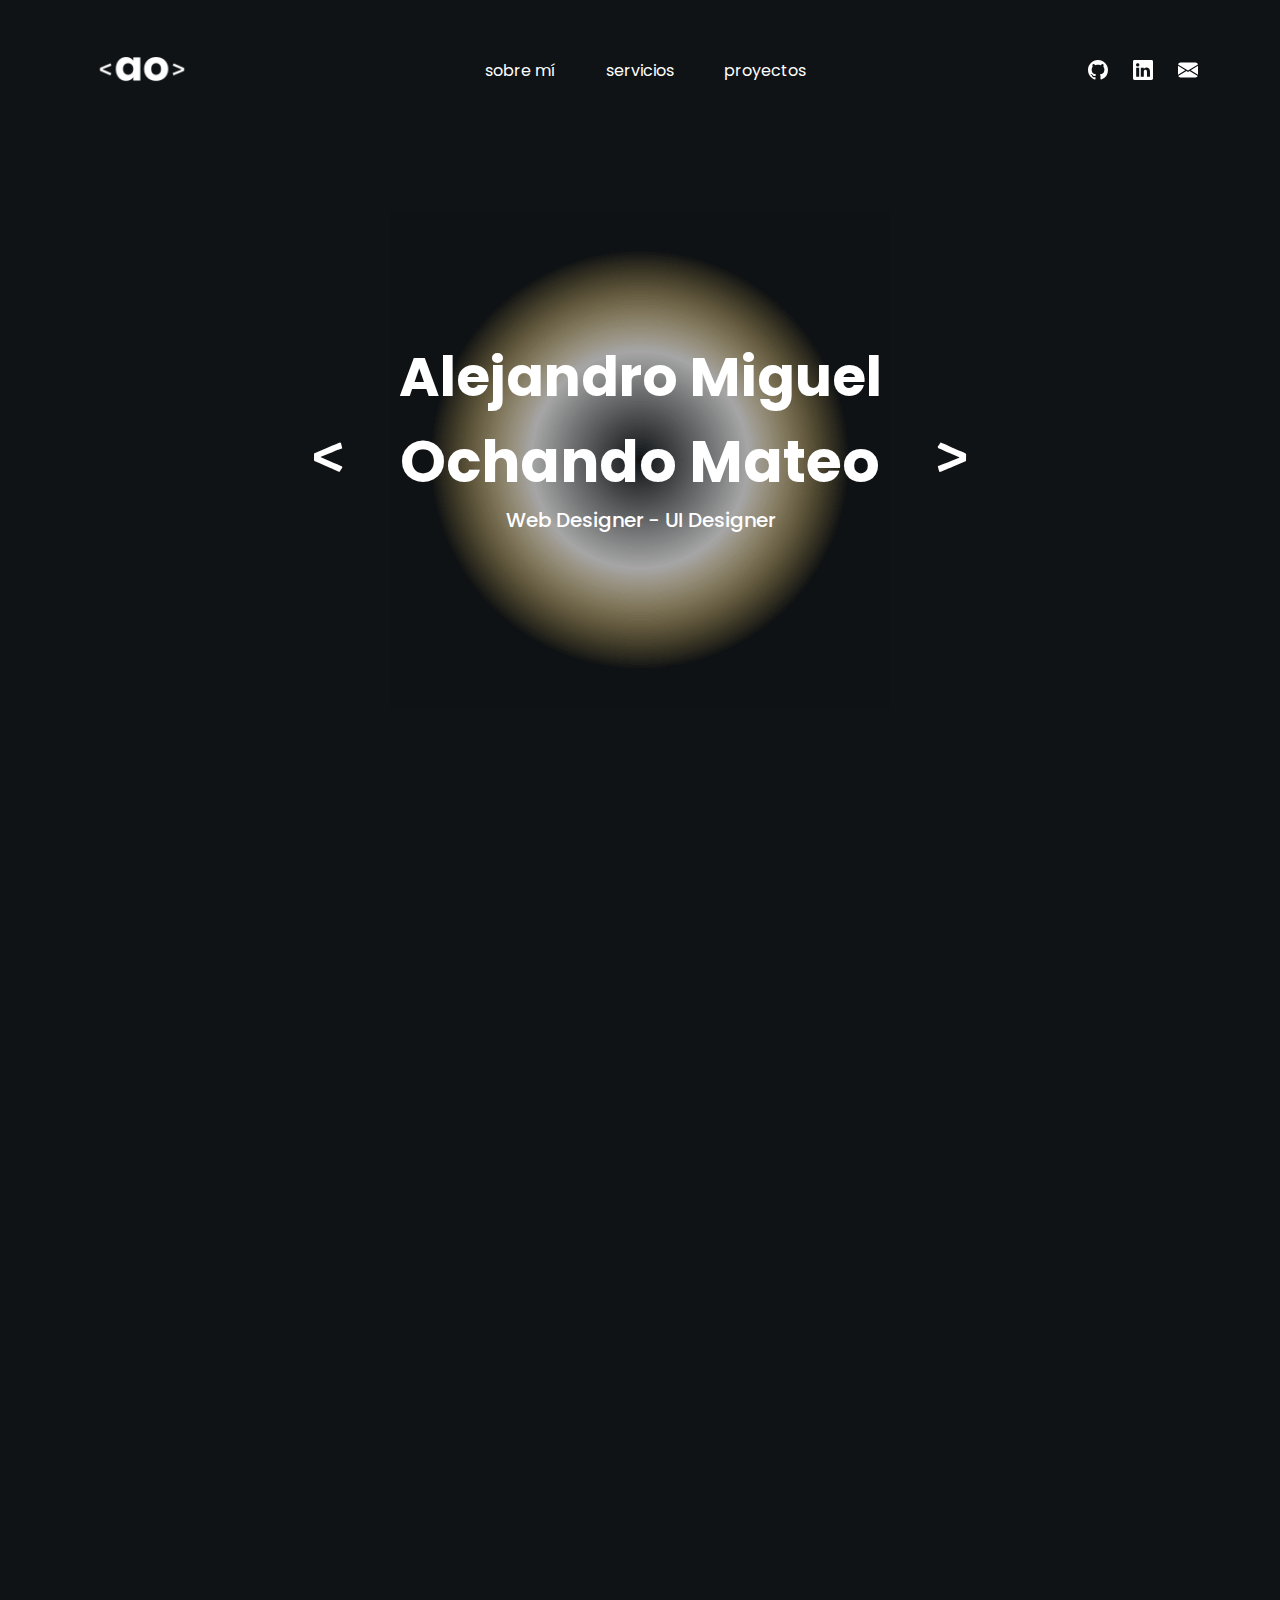
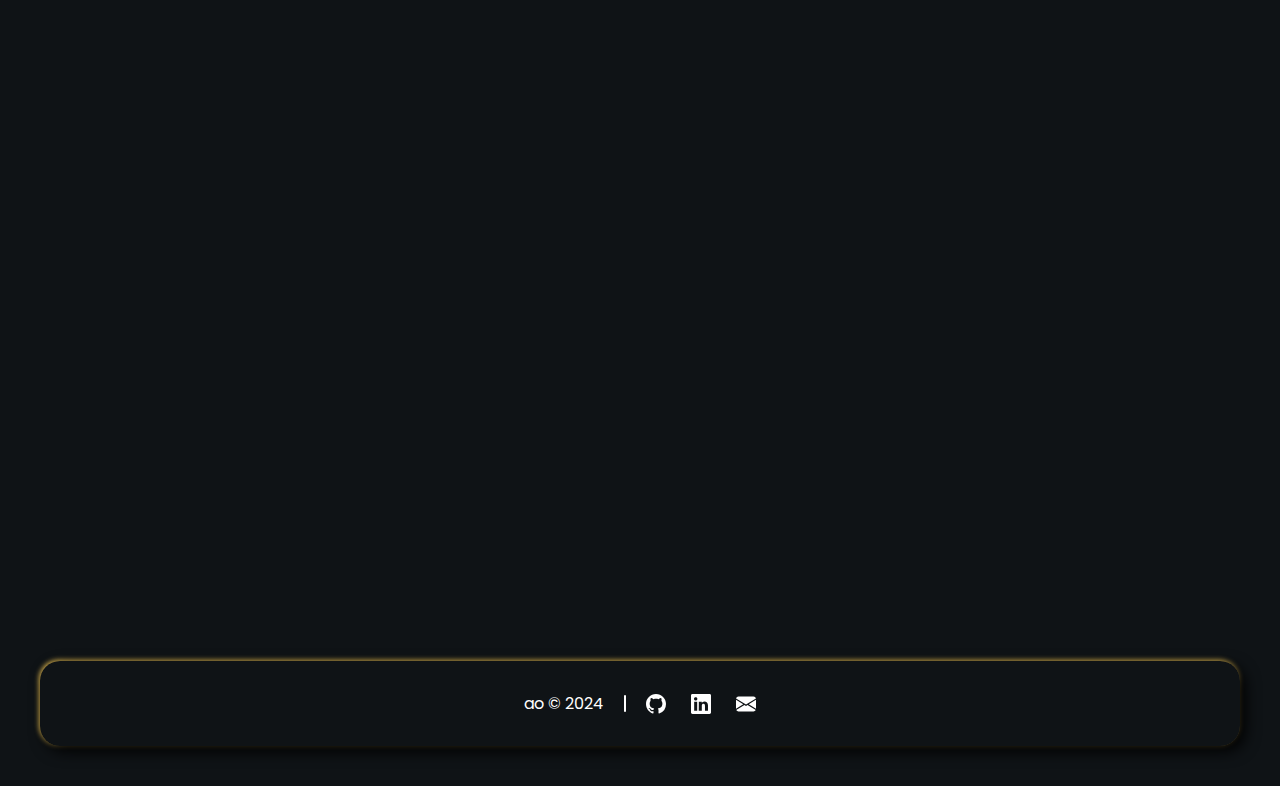
<file: index.html>
<!-- Iniciamos el código de html que va a tener como objetivo estructurar la parte principal del sitio web. -->
<!-- Metodología utilizada en las clases: suit-css. -->

<!-- Declaración de documento html. -->
<!DOCTYPE html>
<!-- Seleccionamos español como idioma. -->
<html lang="es">
<head>
    <!-- Codificación de caracteres. -->
    <meta charset="UTF-8">
    <meta http-equiv="X-UA-Compatible" content="IE=edge">
    <meta name="viewport" content="width=device-width, initial-scale=1.0">
    <!-- Enlace a la hoja de estilos css. -->
    <link rel="stylesheet" href="css/index.css">
    <!-- Enlace al código de js. -->
    <script src="js/index.js" defer></script>
    <!-- Favicon. -->
    <link rel="icon" type="icon/webp" href="assets/images/favicondark.webp">
    <!-- Título seo. -->
    <title>Alejandro Ochando - Web Designer & UI Designer</title>
    <!-- Tipógrafías de google fonts necesarias. -->
    <link rel="preconnect" href="https://fonts.googleapis.com">
    <link rel="preconnect" href="https://fonts.gstatic.com" crossorigin>
    <link href="https://fonts.googleapis.com/css2?family=Poppins:ital,wght@0,100;0,200;0,300;0,400;0,500;0,600;0,700;1,100;1,200;1,300;1,400;1,500;1,600;1,700&display=swap" rel="stylesheet">
    <link rel="preconnect" href="https://fonts.googleapis.com">
    <link rel="preconnect" href="https://fonts.gstatic.com" crossorigin>
    <link href="https://fonts.googleapis.com/css2?family=Alegreya:wght@500;600;700&display=swap" rel="stylesheet">
</head>

<!-- Se inicia el contenido legible por el navegador. -->
<body>

    <!-- Se inicia el header. -->
    <header class="Header">

        <!-- Wrapper que centrará el contenido. -->
        <div class="Header-wrapper wrapper">

            <!-- Botón de hamburguesa que desplegará el menú en los modos tableta y móvil. -->
            <div class="Header-hamburguesa">
                <svg xmlns="http://www.w3.org/2000/svg" fill="currentColor" class="Hamburguesa-svg" viewBox="0 0 16 16">
                    <path fill-rule="evenodd" d="M8.5 2a.5.5 0 0 1 .5.5v11a.5.5 0 0 1-1 0v-11a.5.5 0 0 1 .5-.5zm-2 2a.5.5 0 0 1 .5.5v7a.5.5 0 0 1-1 0v-7a.5.5 0 0 1 .5-.5zm4 0a.5.5 0 0 1 .5.5v7a.5.5 0 0 1-1 0v-7a.5.5 0 0 1 .5-.5zm-6 1.5A.5.5 0 0 1 5 6v4a.5.5 0 0 1-1 0V6a.5.5 0 0 1 .5-.5zm8 0a.5.5 0 0 1 .5.5v4a.5.5 0 0 1-1 0V6a.5.5 0 0 1 .5-.5zm-10 1A.5.5 0 0 1 3 7v2a.5.5 0 0 1-1 0V7a.5.5 0 0 1 .5-.5zm12 0a.5.5 0 0 1 .5.5v2a.5.5 0 0 1-1 0V7a.5.5 0 0 1 .5-.5z"/>
                </svg>
            </div>

            <!-- Logo de la web. -->
            <div class="Header-logo">
                <h1 class="Header-h1">
                    <a href="https://alejandroochandodev.github.io/web-personal" class="Header-link" title="Ir al inicio">
                        <img src="assets/images/logo2.webp" alt="logo del sitio" class="Header-img">
                    </a>
                </h1>
            </div>

            <!-- Menú de navegación. -->
            <nav class="Header-nav Pc">
                <ul class="Header-ul">
                    <li class="Header-li"><a href="#sobre-mi" class="Header-link" title="Ir a Sobre Mí">sobre mí</a></li>
                    <li class="Header-li"><a href="#servicios" class="Header-link" title="Ir a Servicios">servicios</a></li>
                    <li class="Header-li"><a href="#proyectos" class="Header-link" title="Ir a Proyectos">proyectos</a></li>
                </ul>
            </nav>

            <div class="Header-contacto">
                <div class="Header-icono">
                    <a href="https://github.com/alejandroochandodev" class="Header-link" title="Ir a mi perfil de GitHub" target="_blank" rel="noreferrer">
                        <svg xmlns="http://www.w3.org/2000/svg" fill="currentColor" class="Header-svg" viewBox="0 0 16 16">
                            <path d="M8 0C3.58 0 0 3.58 0 8c0 3.54 2.29 6.53 5.47 7.59.4.07.55-.17.55-.38 0-.19-.01-.82-.01-1.49-2.01.37-2.53-.49-2.69-.94-.09-.23-.48-.94-.82-1.13-.28-.15-.68-.52-.01-.53.63-.01 1.08.58 1.23.82.72 1.21 1.87.87 2.33.66.07-.52.28-.87.51-1.07-1.78-.2-3.64-.89-3.64-3.95 0-.87.31-1.59.82-2.15-.08-.2-.36-1.02.08-2.12 0 0 .67-.21 2.2.82.64-.18 1.32-.27 2-.27.68 0 1.36.09 2 .27 1.53-1.04 2.2-.82 2.2-.82.44 1.1.16 1.92.08 2.12.51.56.82 1.27.82 2.15 0 3.07-1.87 3.75-3.65 3.95.29.25.54.73.54 1.48 0 1.07-.01 1.93-.01 2.2 0 .21.15.46.55.38A8.012 8.012 0 0 0 16 8c0-4.42-3.58-8-8-8z"/>
                        </svg>
                    </a>
                </div>
                <div class="Header-icono">
                    <a href="https://www.linkedin.com/in/alejandroochando/" class="Header-link" title="Ir a mi perfil de Linkedin" target="_blank" rel="noreferrer">
                        <svg xmlns="http://www.w3.org/2000/svg" fill="currentColor" class="Header-svg" viewBox="0 0 16 16">
                            <path d="M0 1.146C0 .513.526 0 1.175 0h13.65C15.474 0 16 .513 16 1.146v13.708c0 .633-.526 1.146-1.175 1.146H1.175C.526 16 0 15.487 0 14.854V1.146zm4.943 12.248V6.169H2.542v7.225h2.401zm-1.2-8.212c.837 0 1.358-.554 1.358-1.248-.015-.709-.52-1.248-1.342-1.248-.822 0-1.359.54-1.359 1.248 0 .694.521 1.248 1.327 1.248h.016zm4.908 8.212V9.359c0-.216.016-.432.08-.586.173-.431.568-.878 1.232-.878.869 0 1.216.662 1.216 1.634v3.865h2.401V9.25c0-2.22-1.184-3.252-2.764-3.252-1.274 0-1.845.7-2.165 1.193v.025h-.016a5.54 5.54 0 0 1 .016-.025V6.169h-2.4c.03.678 0 7.225 0 7.225h2.4z"/>
                        </svg>
                    </a>
                </div>
                <div class="Header-icono">
                    <a href="mailto:am.ochando.99@gamil.com" class="Header-link" title="Enviarme un correo electrónico" target="_blank" rel="noreferrer">
                        <svg xmlns="http://www.w3.org/2000/svg" fill="currentColor" class="Header-svg" viewBox="0 0 16 16">
                            <path d="M.05 3.555A2 2 0 0 1 2 2h12a2 2 0 0 1 1.95 1.555L8 8.414.05 3.555ZM0 4.697v7.104l5.803-3.558L0 4.697ZM6.761 8.83l-6.57 4.027A2 2 0 0 0 2 14h12a2 2 0 0 0 1.808-1.144l-6.57-4.027L8 9.586l-1.239-.757Zm3.436-.586L16 11.801V4.697l-5.803 3.546Z"/>
                        </svg>
                    </a>
                </div>
            </div>

        </div>

        <!-- Menú desplegable del modo tableta. -->
        <nav class="Header-nav Tablet">
            <ul class="Header-ul Tablet-ul">
                <li class="Header-li"><a href="#sobre-mi" class="Header-link" title="Ir a Sobre Mí">sobre mí</a></li>
                <li class="Header-li"><a href="#servicios" class="Header-link" title="Ir a Servicios">servicios</a></li>
                <li class="Header-li"><a href="#proyectos" class="Header-link" title="Ir a Proyectos">proyectos</a></li>
            </ul>
        </nav>

        <!-- Menú desplegable del modo móvil. -->
        <nav class="Header-nav Movil">
            
            <div class="Movil-contenedor">
                
                <ul class="Header-ul Movil-ul">
                    <li class="Header-li"><a href="#sobre-mi" class="Header-link" title="Ir a Sobre Mí">sobre mí</a></li>
                    <li class="Header-li"><a href="#servicios" class="Header-link" title="Ir a Servicios">servicios</a></li>
                    <li class="Header-li"><a href="#proyectos" class="Header-link" title="Ir a Proyectos">proyectos</a></li>
                </ul>
    
                <div class="Movil-contacto">
                    <div class="Header-icono">
                        <a href="https://github.com/alejandroochandodev" class="Header-link" title="Ir a mi perfil de GitHub" target="_blank" rel="noreferrer">
                            <svg xmlns="http://www.w3.org/2000/svg" fill="currentColor" class="Header-svg Movil-svg" viewBox="0 0 16 16">
                                <path d="M8 0C3.58 0 0 3.58 0 8c0 3.54 2.29 6.53 5.47 7.59.4.07.55-.17.55-.38 0-.19-.01-.82-.01-1.49-2.01.37-2.53-.49-2.69-.94-.09-.23-.48-.94-.82-1.13-.28-.15-.68-.52-.01-.53.63-.01 1.08.58 1.23.82.72 1.21 1.87.87 2.33.66.07-.52.28-.87.51-1.07-1.78-.2-3.64-.89-3.64-3.95 0-.87.31-1.59.82-2.15-.08-.2-.36-1.02.08-2.12 0 0 .67-.21 2.2.82.64-.18 1.32-.27 2-.27.68 0 1.36.09 2 .27 1.53-1.04 2.2-.82 2.2-.82.44 1.1.16 1.92.08 2.12.51.56.82 1.27.82 2.15 0 3.07-1.87 3.75-3.65 3.95.29.25.54.73.54 1.48 0 1.07-.01 1.93-.01 2.2 0 .21.15.46.55.38A8.012 8.012 0 0 0 16 8c0-4.42-3.58-8-8-8z"/>
                            </svg>
                        </a>
                    </div>
                    <div class="Header-icono">
                        <a href="https://www.linkedin.com/in/alejandroochando/" class="Header-link" title="Ir a mi perfil de Linkedin" target="_blank" rel="noreferrer">
                            <svg xmlns="http://www.w3.org/2000/svg" fill="currentColor" class="Header-svg Movil-svg" viewBox="0 0 16 16">
                                <path d="M0 1.146C0 .513.526 0 1.175 0h13.65C15.474 0 16 .513 16 1.146v13.708c0 .633-.526 1.146-1.175 1.146H1.175C.526 16 0 15.487 0 14.854V1.146zm4.943 12.248V6.169H2.542v7.225h2.401zm-1.2-8.212c.837 0 1.358-.554 1.358-1.248-.015-.709-.52-1.248-1.342-1.248-.822 0-1.359.54-1.359 1.248 0 .694.521 1.248 1.327 1.248h.016zm4.908 8.212V9.359c0-.216.016-.432.08-.586.173-.431.568-.878 1.232-.878.869 0 1.216.662 1.216 1.634v3.865h2.401V9.25c0-2.22-1.184-3.252-2.764-3.252-1.274 0-1.845.7-2.165 1.193v.025h-.016a5.54 5.54 0 0 1 .016-.025V6.169h-2.4c.03.678 0 7.225 0 7.225h2.4z"/>
                            </svg>
                        </a>
                    </div>
                    <div class="Header-icono">
                        <a href="mailto:am.ochando.99@gamil.com" class="Header-link" title="Enviarme un correo electrónico" target="_blank" rel="noreferrer">
                            <svg xmlns="http://www.w3.org/2000/svg" fill="currentColor" class="Header-svg Movil-svg" viewBox="0 0 16 16">
                                <path d="M.05 3.555A2 2 0 0 1 2 2h12a2 2 0 0 1 1.95 1.555L8 8.414.05 3.555ZM0 4.697v7.104l5.803-3.558L0 4.697ZM6.761 8.83l-6.57 4.027A2 2 0 0 0 2 14h12a2 2 0 0 0 1.808-1.144l-6.57-4.027L8 9.586l-1.239-.757Zm3.436-.586L16 11.801V4.697l-5.803 3.546Z"/>
                            </svg>
                        </a>
                    </div>
                </div> 

            </div>

        </nav>

    </header>

    <!-- Se inicia el main. -->
    <main class="Main">

        <!-- Se inicia la portada. -->
        <div class="Main-portada Portada">

            <div class="Portada-fondo">
                <!-- Esta imagen tiene que ir en png porque en webp se distorsionaba. -->
                <img src="assets/images/fondo.png" alt="fondo de la portada" class="Portada-img">
            </div>
            
            <div class="Portada-giratoria">
                <p class="Portada-etiqueta izquierda"> < </p>
                <p class="Portada-etiqueta derecha"> > </p>
            </div>

            <div class="Portada-contenedor">

                <div class="Portada-izquierda"></div>

                <div class="Portada-centro">
                    <h2 class="Portada-nombre">Alejandro Miguel</h2>
                    <h2 class="Portada-apellido">Ochando Mateo</h2>
                    <h2 class="Portada-profesion">Web Designer - UI Designer</h2>
                </div>

                <div class="Portada-derecha"></div>

            </div>

        </div>

        <!-- Wrapper que centrará el contenido. -->
        <div class="Main-wrapper wrapper">

            <!-- Se inicia la sección sobre mí. -->
            <div class="Main-me Me" id="sobre-mi">

                <h2 class="Me-h2">sobre mí</h2>

                <div class="Me-content">

                    <div class="Me-description">
                        <p class="Me-p subtitulo">Hola! Mi nombre es Alejandro Ochando, pero me puedes llamar Ochando :)</p>
                            
                        <p class="Me-p">Soy un joven entusiasta con muchas ganas de aprender y formarme, y de sobre todo ganar experiencia. Me dedico al Diseño Web y al Marketing Digital, y, por tanto, puedo intervenir en cualquier etapa del proceso de creación, desde la entrevista con el cliente, hasta el maquetado final y posicionamiento del sitio web, pasando por el diseño UX/UI. <br><br>

                        Diseño de bocetos y prototipos, diseño del sitio web, posicionamiento SEO, publicidad en motores de búsqueda (SEM), o análisis de rendimiento web (WPO, analytics, etc.), son algunos de los servicios que pongo a disposición de mis clientes para ayudarles de la mejor manera posible. Al fin y al cabo, mi objetivo es trabajar en el sector para el que me he estado preparando. <br><br>

                        Finalmente, en cuanto a mi experiencia laboral, puedo decir que trabajé dentro del departamento de marketing, en el Instituto de Innovación Legal (IIL), apoyando el desarrollo y mantenimiento web de la empresa, así como el posicionamiento web de los contenidos publicados. También, he estado trabajando en el equipo de marketing y comunicación de LABE Abogados, diseñando y actualizando la página web, y acometiendo diferentes estrategias digitales. Actualmente, estoy dentro del equipo de diseño web de Proximedia España, diseñado todo tipo de propuestas web para clientes.</p>
                    </div>

                    <div class="Me-photo">

                        <img src="assets/images/perfil.webp" alt="foto sobre mí" class="Me-img" loading="lazy">

                        <a href="assets/otros/cv.pdf" title="Ir a mi curriculum" target="_blank" rel="noreferrer" class="Me-cv">
                            <div class="Me-button">
                                <span class="Me-span">ver mi cv!</span>
                            </div>
                        </a>
    
                    </div>

                </div>

                <!-- Sección sobre mí en el modo tableta. -->
                <div class="Me-content Me-tablet">

                    <div class="Me-photo-tablet">
                        <img src="assets/images/perfil.webp" alt="foto sobre mí" class="Me-img" loading="lazy">
                    </div>

                    <div class="Me-title">

                        <p class="Me-subtitulo">Hola! Mi nombre es Alejandro Ochando, pero me puedes llamar Ochando :)</p>

                        <a href="assets/otros/cv.pdf" title="Ir a mi curriculum" target="_blank" rel="noreferrer" class="Me-cv">
                            <div class="Me-button">
                                <span class="Me-span">ver mi cv!</span>
                            </div>
                        </a>
    
                    </div>

                    <div class="Me-description-tablet">
                        <p class="Me-p-tablet">Soy un joven entusiasta con muchas ganas de aprender, y de sobre todo adquirir experiencia. Me dedico al Diseño Web y al Marketing Digital, y, por tanto, puedo intervenir en cualquier etapa del proceso de creación, desde la entrevista con el cliente, hasta el desarrollo final y publicidad del sitio web, pasando por el diseño UX/UI. <br><br>

                        Diseño de bocetos y prototipos, desarrollo front del sitio web, posicionamiento SEO, publicidad en motores de búsqueda (SEM), o análisis de rendimiento web (WPO, analytics, etc.), son algunos de los servicios que pongo a disposición de mis clientes para ayudarles de la mejor manera posible. Al fin y al cabo, mi objetivo es trabajar en el sector para el que me he estado preparando.  <br><br>

                        Finalmente, en cuanto a mi experiencia laboral, puedo decir que trabajé como becario dentro del departamento de marketing, en el Instituto de Innovación Legal (IIL), apoyando el desarrollo y mantenimiento web de la empresa, así como el posicionamiento web de los contenidos publicados. Por otro lado, y con la intención de seguir aprendiendo, y de poner en práctica todos los conocimientos adquiridos, monté un e-commerce en Shopify completamente desde cero. El proyecto ya finalizado, me ayudó sobre todo a conocer cómo se gestiona un caso real de marketing y comercio electrónico.</p>
                    </div>

                </div>

                <!-- Sección sobre mí en el modo móvil. -->
                <div class="Me-content Me-mobile">

                    <div class="Me-photo-mobile">
                        <img src="assets/images/perfil.webp" alt="foto sobre mí" class="Me-img" loading="lazy">
                    </div>

                    <div class="Me-description-mobile">
                        <p class="Me-subtitulo-mobile">Hola! Mi nombre es Alejandro Ochando, pero me puedes llamar Ochando :)</p>

                        <p class="Me-p-mobile">Soy un joven entusiasta con muchas ganas de aprender, y de sobre todo adquirir experiencia. Me dedico al Diseño Web y al Marketing Digital, y, por tanto, puedo intervenir en cualquier etapa del proceso de creación, desde la entrevista con el cliente, hasta el desarrollo final y publicidad del sitio web, pasando por el diseño UX/UI. <br><br>

                       Diseño de bocetos y prototipos, desarrollo front del sitio web, posicionamiento SEO, publicidad en motores de búsqueda (SEM), o análisis de rendimiento web (WPO, analytics, etc.), son algunos de los servicios que pongo a disposición de mis clientes para ayudarles de la mejor manera posible. Al fin y al cabo, mi objetivo es trabajar en el sector para el que me he estado preparando.  <br><br>

                        Finalmente, en cuanto a mi experiencia laboral, puedo decir que trabajé como becario dentro del departamento de marketing, en el Instituto de Innovación Legal (IIL), apoyando el desarrollo y mantenimiento web de la empresa, así como el posicionamiento web de los contenidos publicados. Por otro lado, y con la intención de seguir aprendiendo, y de poner en práctica todos los conocimientos adquiridos, monté un e-commerce en Shopify completamente desde cero. El proyecto ya finalizado, me ayudó sobre todo a conocer cómo se gestiona un caso real de marketing y comercio electrónico.</p>
                    </div>

                    <a href="assets/otros/cv.pdf" title="Ir a mi curriculum" target="_blank" rel="noreferrer" class="Me-cv">
                        <div class="Me-button">
                            <span class="Me-span">ver mi cv!</span>
                        </div>
                    </a>

                </div>

            </div>

            <!-- Se inicia la sección servicios. -->
            <div class="Main-services Services" id="servicios">

                <h2 class="Services-h2">servicios</h2>

                <div class="Services-contenedor">

                    <div class="Services-unity">

                        <h3 class="Services-h3">diseño de <br> páginas web</h3>
                       
                    </div>

                    <div class="Services-unity">

                        <h3 class="Services-h3">diseño de <br> interfaces de usuario</h3>
    
                    </div>

                    <div class="Services-unity">

                        <h3 class="Services-h3">posicionamiento <br> de sitios web</h3>

                    </div>

                    <div class="Services-unity">

                        <h3 class="Services-h3">diseño de <br> campañas digitales</h3>

                    </div>

                </div>

            </div>

            <!-- Se inicia la sección del portfolio. -->
            <div class="Main-proyects Projects" id="proyectos">

                <h2 class="Projects-h2">proyectos</h2>

                <!-- Los botones con las categorías. -->
                <div class="Projects-categories">
                    <nav class="Projects-nav">
                        <ul class="Projects-ul">
                            <li class="Projects-li Todo-btn">todo</li>
                            <li class="Projects-li Design-btn">diseño web</li>
                            <li class="Projects-li Ux-btn">ux/ui</li>
                            <li class="Projects-li Otros-btn">otros tipos</li>
                        </ul>
                    </nav>
                </div>

                <!-- Los proyectos. -->
                <div class="Projects-trabajos Trabajos">

                    <a href="pixar" class="Trabajos-link" title="Ir al proyecto de Pixar">
                        <div class="Trabajos-contenedor design">
                            <div class="Trabajos-miniatura">
                                <img src="assets/images/pixar.webp" alt="miniatura de proyecto" class="Trabajos-img" loading="lazy">
                            </div>
                            <div class="Trabajos-overlay">
                                <span class="Trabajos-span">pixar.com</span>
                            </div>
                        </div>
                    </a>

                    <a href="growing-garden" class="Trabajos-link" title="Ir al proyecto de Growing Garden">
                        <div class="Trabajos-contenedor ux">
                            <div class="Trabajos-miniatura">
                                <img src="assets/images/garden.webp" alt="miniatura de proyecto" class="Trabajos-img" loading="lazy">
                            </div>
                            <div class="Trabajos-overlay">
                                <span class="Trabajos-span">prototipado del ecommerce growing garden</span>
                            </div>
                        </div>
                    </a>

                    <a href="stockholm-demo-50" class="Trabajos-link" title="Ir al proyecto de Stockholm 50">
                        <div class="Trabajos-contenedor design">
                            <div class="Trabajos-miniatura">
                                <img src="assets/images/digital.webp" alt="miniatura de proyecto" class="Trabajos-img" loading="lazy">
                            </div>
                            <div class="Trabajos-overlay">
                                <span class="Trabajos-span">stockholm demo 50</span>
                            </div>
                        </div>
                    </a>

                    <a href="demo-interiordesigner" class="Trabajos-link" title="Ir al proyecto de Interior Designer">
                        <div class="Trabajos-contenedor ux">
                            <div class="Trabajos-miniatura">
                                <img src="assets/images/interiordesigner.webp" alt="miniatura de proyecto" class="Trabajos-img" loading="lazy">
                            </div>
                            <div class="Trabajos-overlay">
                                <span class="Trabajos-span">prototipado de la demo interiordesigner.com</span>
                            </div>
                        </div>
                    </a>

                    <a href="interactive-banner" class="Trabajos-link" title="Ir al proyecto del Banner Interactivo">
                        <div class="Trabajos-contenedor design">
                            <div class="Trabajos-miniatura">
                                <img src="assets/images/banner.webp" alt="miniatura de proyecto" class="Trabajos-img" loading="lazy">
                            </div>
                            <div class="Trabajos-overlay">
                                <span class="Trabajos-span">banner interactivo de marcas</span>
                            </div>
                        </div>
                    </a>

                    <a href="tfg" class="Trabajos-link" title="Ir al TFG">
                        <div class="Trabajos-contenedor otros">
                            <div class="Trabajos-miniatura">
                                <img src="assets/images/tfg.webp" alt="miniatura de proyecto" class="Trabajos-img" loading="lazy">
                            </div>
                            <div class="Trabajos-overlay">
                                <span class="Trabajos-span">TFG</span>
                            </div>
                        </div>
                    </a>

                    <a href="stockholm-demo-70" class="Trabajos-link" title="Ir al proyecto de Stockholm 70">
                        <div class="Trabajos-contenedor design">
                            <div class="Trabajos-miniatura">
                                <img src="assets/images/beats.webp" alt="miniatura de proyecto" class="Trabajos-img" loading="lazy">
                            </div>
                            <div class="Trabajos-overlay">
                                <span class="Trabajos-span">stockholm demo 70</span>
                            </div>
                        </div>
                    </a>

                    <a href="tfm" class="Trabajos-link" title="Ir al TFM">
                        <div class="Trabajos-contenedor otros">
                            <div class="Trabajos-miniatura tfm">
                                <img src="assets/images/tfm.webp" alt="miniatura de proyecto" class="Trabajos-img" loading="lazy">
                            </div>
                            <div class="Trabajos-overlay">
                                <span class="Trabajos-span">TFM</span>
                            </div>
                        </div>
                    </a>

                    <a href="home-wetransfer" class="Trabajos-link" title="Ir al proyecto de WeTransfer">
                        <div class="Trabajos-contenedor design">
                            <div class="Trabajos-miniatura">
                                <img src="assets/images/wetransfer.webp" alt="miniatura de proyecto" class="Trabajos-img" loading="lazy">
                            </div>
                            <div class="Trabajos-overlay">
                                <span class="Trabajos-span">home de WeTransfer</span>
                            </div>
                        </div>
                    </a>

                </div>

            </div>

        </div>

    </main>

    <!-- Se inicia el footer. -->
    <footer class="Footer">

        <div class="Footer-credits">
            <p class="Footer-p">ao © 2024</p>
        </div>

        <div class="Footer-contacto">
            <div class="Footer-icono">
                <a href="https://github.com/alejandroochandodev" class="Footer-link" title="Ir a mi perfil de GitHub" target="_blank" rel="noreferrer">
                    <svg xmlns="http://www.w3.org/2000/svg" fill="currentColor" class="Footer-svg" viewBox="0 0 16 16">
                        <path d="M8 0C3.58 0 0 3.58 0 8c0 3.54 2.29 6.53 5.47 7.59.4.07.55-.17.55-.38 0-.19-.01-.82-.01-1.49-2.01.37-2.53-.49-2.69-.94-.09-.23-.48-.94-.82-1.13-.28-.15-.68-.52-.01-.53.63-.01 1.08.58 1.23.82.72 1.21 1.87.87 2.33.66.07-.52.28-.87.51-1.07-1.78-.2-3.64-.89-3.64-3.95 0-.87.31-1.59.82-2.15-.08-.2-.36-1.02.08-2.12 0 0 .67-.21 2.2.82.64-.18 1.32-.27 2-.27.68 0 1.36.09 2 .27 1.53-1.04 2.2-.82 2.2-.82.44 1.1.16 1.92.08 2.12.51.56.82 1.27.82 2.15 0 3.07-1.87 3.75-3.65 3.95.29.25.54.73.54 1.48 0 1.07-.01 1.93-.01 2.2 0 .21.15.46.55.38A8.012 8.012 0 0 0 16 8c0-4.42-3.58-8-8-8z"/>
                    </svg>
                </a>
            </div>
            <div class="Footer-icono">
                <a href="https://www.linkedin.com/in/alejandroochando/" class="Footer-link" title="Ir a mi perfil de Linkedin" target="_blank" rel="noreferrer">
                    <svg xmlns="http://www.w3.org/2000/svg" fill="currentColor" class="Footer-svg" viewBox="0 0 16 16">
                        <path d="M0 1.146C0 .513.526 0 1.175 0h13.65C15.474 0 16 .513 16 1.146v13.708c0 .633-.526 1.146-1.175 1.146H1.175C.526 16 0 15.487 0 14.854V1.146zm4.943 12.248V6.169H2.542v7.225h2.401zm-1.2-8.212c.837 0 1.358-.554 1.358-1.248-.015-.709-.52-1.248-1.342-1.248-.822 0-1.359.54-1.359 1.248 0 .694.521 1.248 1.327 1.248h.016zm4.908 8.212V9.359c0-.216.016-.432.08-.586.173-.431.568-.878 1.232-.878.869 0 1.216.662 1.216 1.634v3.865h2.401V9.25c0-2.22-1.184-3.252-2.764-3.252-1.274 0-1.845.7-2.165 1.193v.025h-.016a5.54 5.54 0 0 1 .016-.025V6.169h-2.4c.03.678 0 7.225 0 7.225h2.4z"/>
                    </svg>
                </a>
            </div>
            <div class="Footer-icono">
                <a href="mailto:am.ochando.99@gamil.com" class="Footer-link" title="Enviarme un correo electrónico" target="_blank" rel="noreferrer">
                    <svg xmlns="http://www.w3.org/2000/svg" fill="currentColor" class="Footer-svg" viewBox="0 0 16 16">
                        <path d="M.05 3.555A2 2 0 0 1 2 2h12a2 2 0 0 1 1.95 1.555L8 8.414.05 3.555ZM0 4.697v7.104l5.803-3.558L0 4.697ZM6.761 8.83l-6.57 4.027A2 2 0 0 0 2 14h12a2 2 0 0 0 1.808-1.144l-6.57-4.027L8 9.586l-1.239-.757Zm3.436-.586L16 11.801V4.697l-5.803 3.546Z"/>
                    </svg>
                </a>
            </div>
        </div>
        
    </footer>

</body>
</html>
</file>
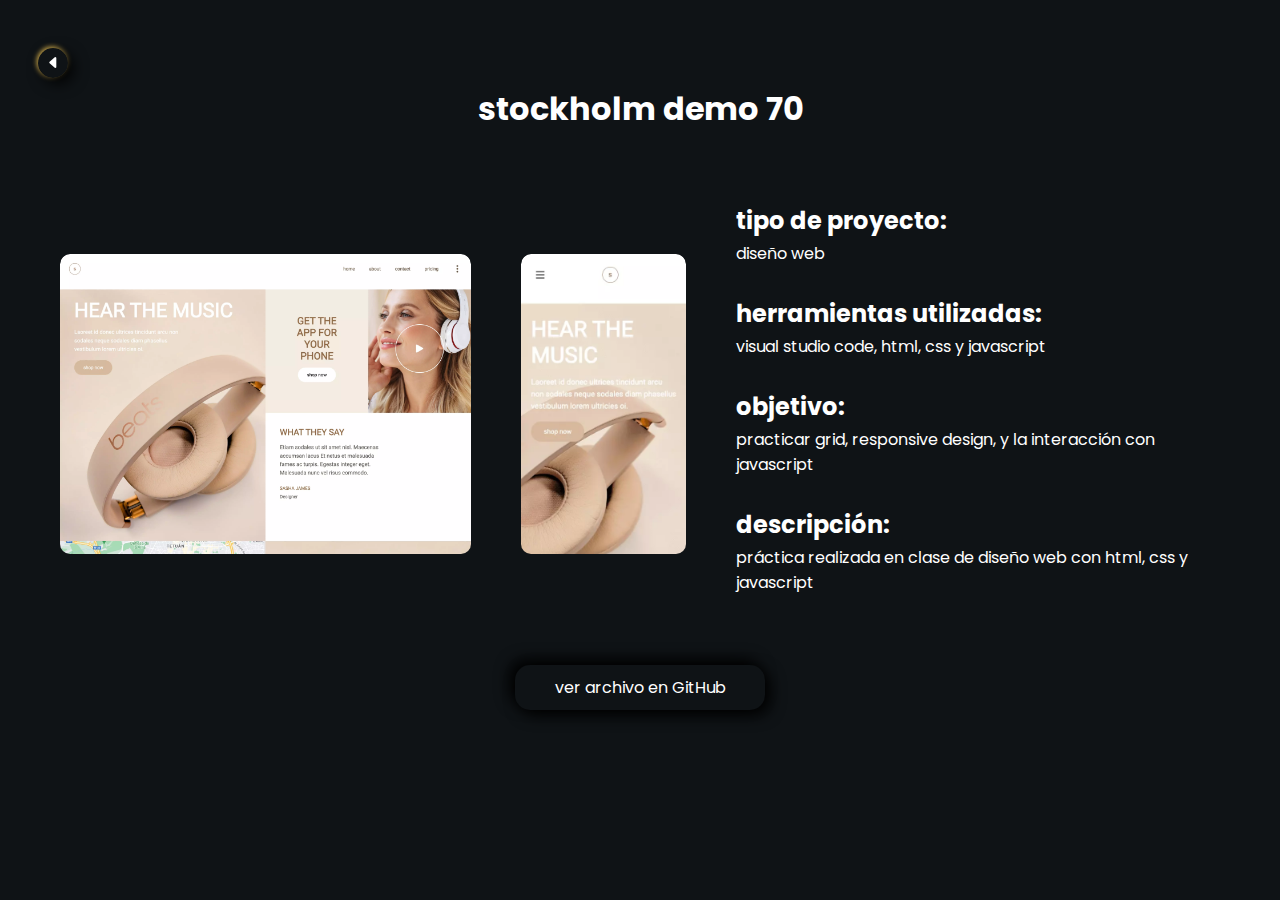
<file: beats.html>
<!-- Iniciamos el código de html que va a tener como objetivo estructurar la ficha de cada proyecto del portfolio. -->
<!-- Metodología utilizada en las clases: suit-css. -->

<!-- Declaración de documento html. -->
<!DOCTYPE html>
<!-- Seleccionamos español como idioma. -->
<html lang="es">
<head>
    <!-- Codificación de caracteres. -->
    <meta charset="UTF-8">
    <meta http-equiv="X-UA-Compatible" content="IE=edge">
    <meta name="viewport" content="width=device-width, initial-scale=1.0">
    <!-- Enlace a la hoja de estilos css. -->
    <link rel="stylesheet" href="css/proyecto.css">
    <!-- Enlace al código de js. -->
    <script src="js/proyecto.js" defer></script>
    <!-- Favicon. -->
    <link rel="icon" type="icon/webp" href="assets/images/favicondark.webp">
    <!-- Título seo. -->
    <title>Alejandro Ochando - FrontEnd Developer & Digital Marketer</title>
    <!-- Tipógrafías de google fonts necesarias. -->
    <link rel="preconnect" href="https://fonts.googleapis.com">
    <link rel="preconnect" href="https://fonts.gstatic.com" crossorigin>
    <link href="https://fonts.googleapis.com/css2?family=Poppins:ital,wght@0,100;0,200;0,300;0,400;0,500;0,600;0,700;1,100;1,200;1,300;1,400;1,500;1,600;1,700&display=swap" rel="stylesheet">
</head>

<!-- Se inicia el contenido legible por el navegador. -->
<body>

    <!-- Mensaje de volver hacia atrás. -->
    <div class="Back-contenedor">

        <div class="Back">
            <a href="index.html#Projects" class="Back-a">
                <svg xmlns="http://www.w3.org/2000/svg" fill="currentColor" class="Back-svg" viewBox="0 0 16 16">
                    <path d="m3.86 8.753 5.482 4.796c.646.566 1.658.106 1.658-.753V3.204a1 1 0 0 0-1.659-.753l-5.48 4.796a1 1 0 0 0 0 1.506z"/>
                </svg>
            </a>
        </div>

        <div class="Back-message">
            <span class="Back-span">volver a mis proyectos</span>
        </div>

    </div>

    <!-- Comienza el contenido de la ficha de proyecto. -->
    <div class="Contenedor">

        <h1 class="Contenedor-title">stockholm demo 70</h1>

        <div class="Contenedor-content">
            
            <div class="Contenedor-scroll">

                <div class="Contenedor-scrollbar">
                    <img src="assets/images/capturabeats.webp" alt="captura del proyecto" class="Contenedor-img escritorio">
                </div>
    
                <div class="Contenedor-scrollbar">
                    <img src="assets/images/capturamovilbeats.webp" alt="captura del proyecto" class="Contenedor-img movil">
                </div>

            </div>

            <ul class="Contenedor-ul">
                <li class="Contenedor-li"><h2 class="Contenedor-h2">tipo de proyecto:</h2><p class="Contenedor-p">diseño web</p></li>
                <li class="Contenedor-li"><h2 class="Contenedor-h2">herramientas utilizadas:</h2><p class="Contenedor-p">visual studio code, html, css y javascript</p></li>
                <li class="Contenedor-li"><h2 class="Contenedor-h2">objetivo:</h2><p class="Contenedor-p">practicar grid, responsive design, y la interacción con javascript</p></li>
                <li class="Contenedor-li"><h2 class="Contenedor-h2">descripción:</h2><p class="Contenedor-p">práctica realizada en clase de diseño web con html, css y javascript</p></li>
            </ul>

        </div>

    </div>

    <!-- Botón de enlace a GitHub. -->
    <div class="Git">
        <a href="https://github.com/alejandroochandodev/stockholm-demo-70" class="Git-a" title="Ir a ver el archivo en GitHub" target="_blank" rel="noreferrer">ver archivo en GitHub</a>
    </div>

</body>
</html>
</file>
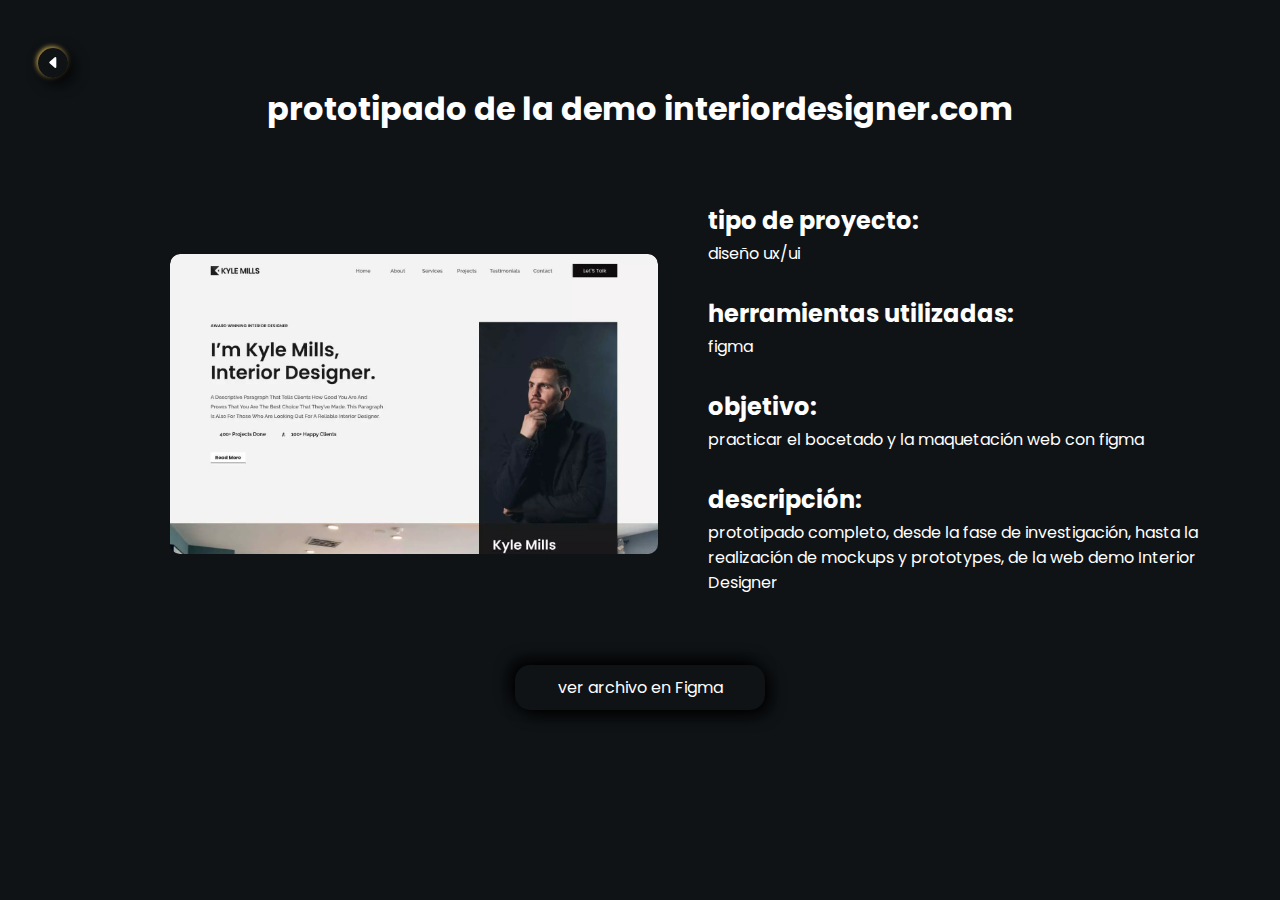
<file: demo-interiordesigner.html>
<!-- Iniciamos el código de html que va a tener como objetivo estructurar la ficha de cada proyecto del portfolio. -->
<!-- Metodología utilizada en las clases: suit-css. -->

<!-- Declaración de documento html. -->
<!DOCTYPE html>
<!-- Seleccionamos español como idioma. -->
<html lang="es">
<head>
    <!-- Codificación de caracteres. -->
    <meta charset="UTF-8">
    <meta http-equiv="X-UA-Compatible" content="IE=edge">
    <meta name="viewport" content="width=device-width, initial-scale=1.0">
    <!-- Enlace a la hoja de estilos css. -->
    <link rel="stylesheet" href="css/proyecto.css">
    <!-- Enlace al código de js. -->
    <script src="js/proyecto.js" defer></script>
    <!-- Favicon. -->
    <link rel="icon" type="icon/webp" href="assets/images/favicondark.webp">
    <!-- Título seo. -->
    <title>Alejandro Ochando - FrontEnd Developer & Digital Marketer</title>
    <!-- Tipógrafías de google fonts necesarias. -->
    <link rel="preconnect" href="https://fonts.googleapis.com">
    <link rel="preconnect" href="https://fonts.gstatic.com" crossorigin>
    <link href="https://fonts.googleapis.com/css2?family=Poppins:ital,wght@0,100;0,200;0,300;0,400;0,500;0,600;0,700;1,100;1,200;1,300;1,400;1,500;1,600;1,700&display=swap" rel="stylesheet">
</head>

<!-- Se inicia el contenido legible por el navegador. -->
<body>

    <!-- Mensaje de volver hacia atrás. -->
    <div class="Back-contenedor">

        <a href="https://alejandroochandodev.github.io/web-personal/#proyectos" class="Back-a">
            <div class="Back">
                <svg xmlns="http://www.w3.org/2000/svg" fill="currentColor" class="Back-svg" viewBox="0 0 16 16">
                    <path d="m3.86 8.753 5.482 4.796c.646.566 1.658.106 1.658-.753V3.204a1 1 0 0 0-1.659-.753l-5.48 4.796a1 1 0 0 0 0 1.506z"/>
                </svg>
            </div>
        </a>

        <div class="Back-message">
            <span class="Back-span">volver a mis proyectos</span>
        </div>

    </div>

    <!-- Comienza el contenido de la ficha de proyecto. -->
    <div class="Contenedor">

        <h1 class="Contenedor-title">prototipado de la demo interiordesigner.com</h1>

        <div class="Contenedor-interiordesign">
            
            <div class="Contenedor-scrollbar">
                <img src="assets/images/capturainterior.webp" alt="captura del proyecto" class="Contenedor-img escritorio">
            </div>

            <ul class="Contenedor-ul">
                <li class="Contenedor-li"><h2 class="Contenedor-h2">tipo de proyecto:</h2><p class="Contenedor-p">diseño ux/ui</p></li>
                <li class="Contenedor-li"><h2 class="Contenedor-h2">herramientas utilizadas:</h2><p class="Contenedor-p">figma</p></li>
                <li class="Contenedor-li"><h2 class="Contenedor-h2">objetivo:</h2><p class="Contenedor-p">practicar el bocetado y la maquetación web con figma</p></li>
                <li class="Contenedor-li"><h2 class="Contenedor-h2">descripción:</h2><p class="Contenedor-p">prototipado completo, desde la fase de investigación, hasta la realización de mockups y prototypes, de la web demo Interior Designer</p></li>
            </ul>

        </div>

    </div>

    <!-- Botón de enlace a Figma. -->
    <a href="https://www.figma.com/file/KSnKx8q1UIrU9FPF46fWFl/Bocetado-Interior-Designer?node-id=1%3A5&t=AhSv3w5gjYajPRsr-1" class="Git-a" title="Ir a ver el archivo en Figma" target="_blank" rel="noreferrer">
        <div class="Git">
            <p class="Git-p">ver archivo en Figma</p>               
    </a>

</body>
</html>
</file>
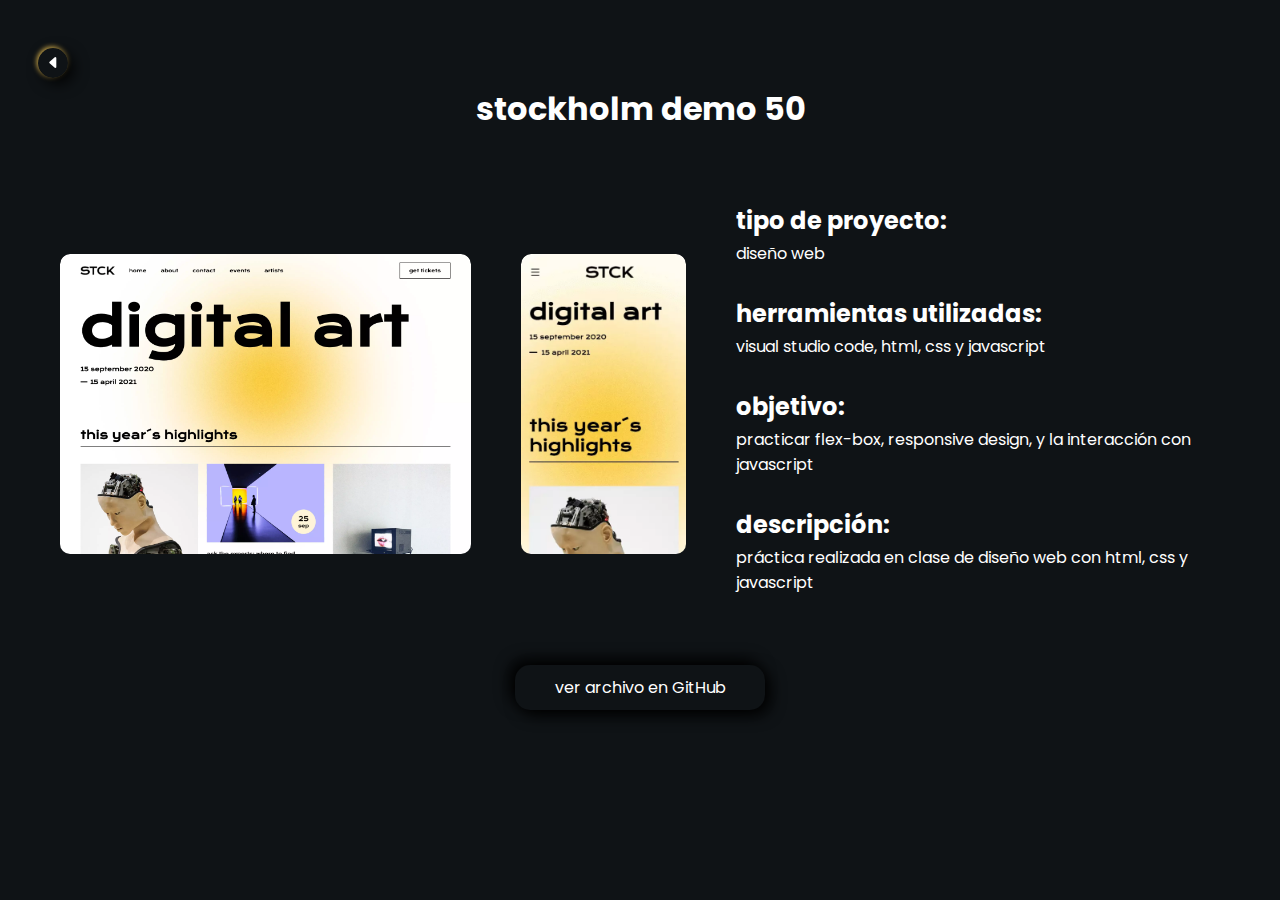
<file: digital.html>
<!-- Iniciamos el código de html que va a tener como objetivo estructurar la ficha de cada proyecto del portfolio. -->
<!-- Metodología utilizada en las clases: suit-css. -->

<!-- Declaración de documento html. -->
<!DOCTYPE html>
<!-- Seleccionamos español como idioma. -->
<html lang="es">
<head>
    <!-- Codificación de caracteres. -->
    <meta charset="UTF-8">
    <meta http-equiv="X-UA-Compatible" content="IE=edge">
    <meta name="viewport" content="width=device-width, initial-scale=1.0">
    <!-- Enlace a la hoja de estilos css. -->
    <link rel="stylesheet" href="css/proyecto.css">
    <!-- Enlace al código de js. -->
    <script src="js/proyecto.js" defer></script>
    <!-- Favicon. -->
    <link rel="icon" type="icon/webp" href="assets/images/favicondark.webp">
    <!-- Título seo. -->
    <title>Alejandro Ochando - FrontEnd Developer & Digital Marketer</title>
    <!-- Tipógrafías de google fonts necesarias. -->
    <link rel="preconnect" href="https://fonts.googleapis.com">
    <link rel="preconnect" href="https://fonts.gstatic.com" crossorigin>
    <link href="https://fonts.googleapis.com/css2?family=Poppins:ital,wght@0,100;0,200;0,300;0,400;0,500;0,600;0,700;1,100;1,200;1,300;1,400;1,500;1,600;1,700&display=swap" rel="stylesheet">
</head>

<!-- Se inicia el contenido legible por el navegador. -->
<body>

    <!-- Mensaje de volver hacia atrás. -->
    <div class="Back-contenedor">

        <div class="Back">
            <a href="index.html#Projects" class="Back-a">
                <svg xmlns="http://www.w3.org/2000/svg" fill="currentColor" class="Back-svg" viewBox="0 0 16 16">
                    <path d="m3.86 8.753 5.482 4.796c.646.566 1.658.106 1.658-.753V3.204a1 1 0 0 0-1.659-.753l-5.48 4.796a1 1 0 0 0 0 1.506z"/>
                </svg>
            </a>
        </div>

        <div class="Back-message">
            <span class="Back-span">volver a mis proyectos</span>
        </div>

    </div>

    <!-- Comienza el contenido de la ficha de proyecto. -->
    <div class="Contenedor">

        <h1 class="Contenedor-title">stockholm demo 50</h1>

        <div class="Contenedor-content">
            
            <div class="Contenedor-scroll">

                <div class="Contenedor-scrollbar">
                    <img src="assets/images/capturadigital.webp" alt="captura del proyecto" class="Contenedor-img escritorio">
                </div>
    
                <div class="Contenedor-scrollbar">
                    <img src="assets/images/capturamovildigital.webp" alt="captura del proyecto" class="Contenedor-img movil">
                </div>

            </div>

            <ul class="Contenedor-ul">
                <li class="Contenedor-li"><h2 class="Contenedor-h2">tipo de proyecto:</h2><p class="Contenedor-p">diseño web</p></li>
                <li class="Contenedor-li"><h2 class="Contenedor-h2">herramientas utilizadas:</h2><p class="Contenedor-p">visual studio code, html, css y javascript</p></li>
                <li class="Contenedor-li"><h2 class="Contenedor-h2">objetivo:</h2><p class="Contenedor-p">practicar flex-box, responsive design, y la interacción con javascript</p></li>
                <li class="Contenedor-li"><h2 class="Contenedor-h2">descripción:</h2><p class="Contenedor-p">práctica realizada en clase de diseño web con html, css y javascript</p></li>
            </ul>

        </div>

    </div>

     <!-- Botón de enlace a GitHub. -->
    <div class="Git">
        <a href="https://github.com/alejandroochandodev/stockholm-demo-50" class="Git-a" title="Ir a ver el archivo en GitHub" target="_blank" rel="noreferrer">ver archivo en GitHub</a>
    </div>

</body>
</html>
</file>
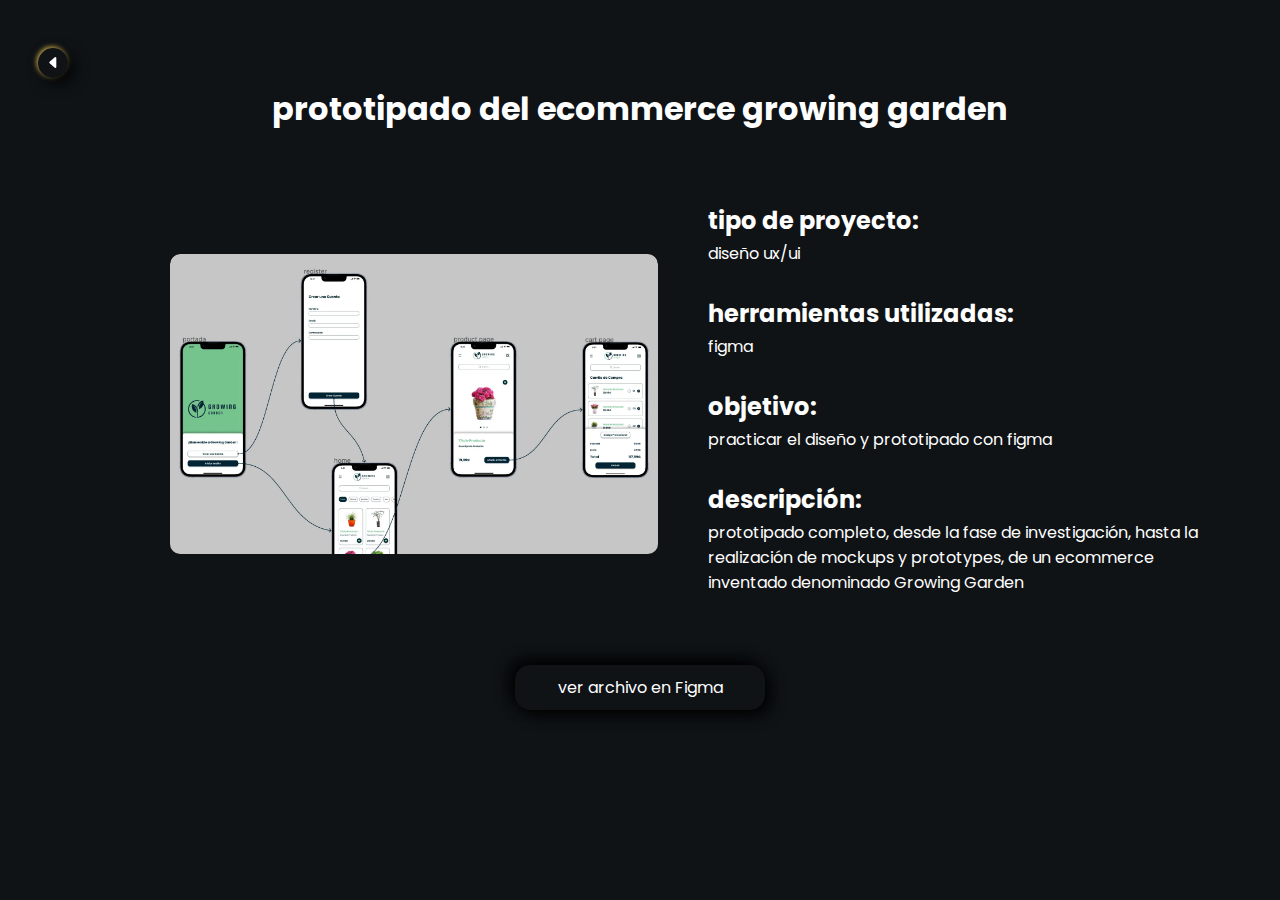
<file: garden.html>
<!-- Iniciamos el código de html que va a tener como objetivo estructurar la ficha de cada proyecto del portfolio. -->
<!-- Metodología utilizada en las clases: suit-css. -->

<!-- Declaración de documento html. -->
<!DOCTYPE html>
<!-- Seleccionamos español como idioma. -->
<html lang="es">
<head>
    <!-- Codificación de caracteres. -->
    <meta charset="UTF-8">
    <meta http-equiv="X-UA-Compatible" content="IE=edge">
    <meta name="viewport" content="width=device-width, initial-scale=1.0">
    <!-- Enlace a la hoja de estilos css. -->
    <link rel="stylesheet" href="css/proyecto.css">
    <!-- Enlace al código de js. -->
    <script src="js/proyecto.js" defer></script>
    <!-- Favicon. -->
    <link rel="icon" type="icon/webp" href="assets/images/favicondark.webp">
    <!-- Título seo. -->
    <title>Alejandro Ochando - FrontEnd Developer & Digital Marketer</title>
    <!-- Tipógrafías de google fonts necesarias. -->
    <link rel="preconnect" href="https://fonts.googleapis.com">
    <link rel="preconnect" href="https://fonts.gstatic.com" crossorigin>
    <link href="https://fonts.googleapis.com/css2?family=Poppins:ital,wght@0,100;0,200;0,300;0,400;0,500;0,600;0,700;1,100;1,200;1,300;1,400;1,500;1,600;1,700&display=swap" rel="stylesheet">
</head>

<!-- Se inicia el contenido legible por el navegador. -->
<body>

    <!-- Mensaje de volver hacia atrás. -->
    <div class="Back-contenedor">

        <a href="https://alejandroochandodev.github.io/web-personal/#proyectos" class="Back-a">
            <div class="Back">
                <svg xmlns="http://www.w3.org/2000/svg" fill="currentColor" class="Back-svg" viewBox="0 0 16 16">
                    <path d="m3.86 8.753 5.482 4.796c.646.566 1.658.106 1.658-.753V3.204a1 1 0 0 0-1.659-.753l-5.48 4.796a1 1 0 0 0 0 1.506z"/>
                </svg>
            </div>
        </a>

        <div class="Back-message">
            <span class="Back-span">volver a mis proyectos</span>
        </div>

    </div>

    <!-- Comienza el contenido de la ficha de proyecto. -->
    <div class="Contenedor">

        <h1 class="Contenedor-title">prototipado del ecommerce growing garden</h1>

        <div class="Contenedor-interiordesign">
            
            <div class="Contenedor-scrollbar height">
                <img src="assets/images/capturagarden.webp" alt="captura del proyecto" class="Contenedor-img escritorio">
            </div>

            <ul class="Contenedor-ul margin">
                <li class="Contenedor-li"><h2 class="Contenedor-h2">tipo de proyecto:</h2><p class="Contenedor-p">diseño ux/ui</p></li>
                <li class="Contenedor-li"><h2 class="Contenedor-h2">herramientas utilizadas:</h2><p class="Contenedor-p">figma</p></li>
                <li class="Contenedor-li"><h2 class="Contenedor-h2">objetivo:</h2><p class="Contenedor-p">practicar el diseño y prototipado con figma</p></li>
                <li class="Contenedor-li"><h2 class="Contenedor-h2">descripción:</h2><p class="Contenedor-p">prototipado completo, desde la fase de investigación, hasta la realización de mockups y prototypes, de un ecommerce inventado denominado Growing Garden</p></li>
            </ul>

        </div>

    </div>

    <!-- Botón de enlace a Figma. -->
    <a href="https://www.figma.com/file/mdoad2KbVqPYg33fQeQY2f/Growing-Garden?type=design&node-id=0%3A1&mode=design&t=U2LexNwuB31TL05Q-1" class="Git-a" title="Ir a ver el archivo en Figma" target="_blank" rel="noreferrer">
        <div class="Git">
            <p class="Git-p">ver archivo en Figma</p>
        </div>
    </a>

</body>
</html>
</file>
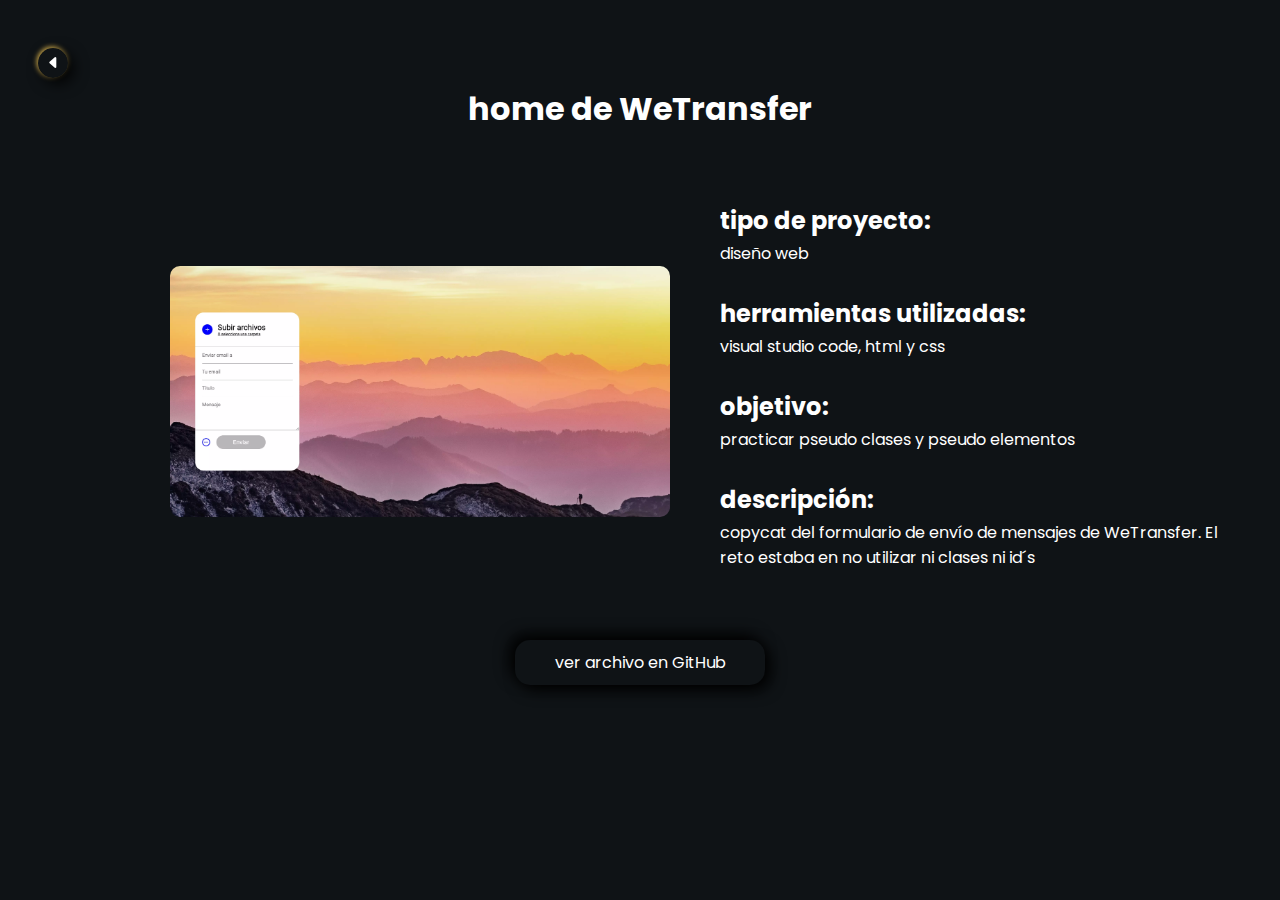
<file: home-wetransfer.html>
<!-- Iniciamos el código de html que va a tener como objetivo estructurar la ficha de cada proyecto del portfolio. -->
<!-- Metodología utilizada en las clases: suit-css. -->

<!-- Declaración de documento html. -->
<!DOCTYPE html>
<!-- Seleccionamos español como idioma. -->
<html lang="es">
<head>
    <!-- Codificación de caracteres. -->
    <meta charset="UTF-8">
    <meta http-equiv="X-UA-Compatible" content="IE=edge">
    <meta name="viewport" content="width=device-width, initial-scale=1.0">
    <!-- Enlace a la hoja de estilos css. -->
    <link rel="stylesheet" href="css/proyecto.css">
    <!-- Enlace al código de js. -->
    <script src="js/proyecto.js" defer></script>
    <!-- Favicon. -->
    <link rel="icon" type="icon/webp" href="assets/images/favicondark.webp">
    <!-- Título seo. -->
    <title>Alejandro Ochando - FrontEnd Developer & Digital Marketer</title>
    <!-- Tipógrafías de google fonts necesarias. -->
    <link rel="preconnect" href="https://fonts.googleapis.com">
    <link rel="preconnect" href="https://fonts.gstatic.com" crossorigin>
    <link href="https://fonts.googleapis.com/css2?family=Poppins:ital,wght@0,100;0,200;0,300;0,400;0,500;0,600;0,700;1,100;1,200;1,300;1,400;1,500;1,600;1,700&display=swap" rel="stylesheet">
</head>

<!-- Se inicia el contenido legible por el navegador. -->
<body>

    <!-- Mensaje de volver hacia atrás. -->
    <div class="Back-contenedor">

        <a href="https://www.alejandroochando.com/#proyectos" class="Back-a">
            <div class="Back">
                <svg xmlns="http://www.w3.org/2000/svg" fill="currentColor" class="Back-svg" viewBox="0 0 16 16">
                    <path d="m3.86 8.753 5.482 4.796c.646.566 1.658.106 1.658-.753V3.204a1 1 0 0 0-1.659-.753l-5.48 4.796a1 1 0 0 0 0 1.506z"/>
                </svg>
            </div>
        </a>

        <div class="Back-message">
            <span class="Back-span">volver a mis proyectos</span>
        </div>

    </div>

    <!-- Comienza el contenido de la ficha de proyecto. -->
    <div class="Contenedor">

        <h1 class="Contenedor-title">home de WeTransfer</h1>

        <div class="Contenedor-wetransfer">
            
            <img src="assets/images/capturawetransfer.webp" alt="captura del proyecto" class="Contenedor-img escritorio">

            <ul class="Contenedor-ul">
                <li class="Contenedor-li"><h2 class="Contenedor-h2">tipo de proyecto:</h2><p class="Contenedor-p">diseño web</p></li>
                <li class="Contenedor-li"><h2 class="Contenedor-h2">herramientas utilizadas:</h2><p class="Contenedor-p">visual studio code, html y css</p></li>
                <li class="Contenedor-li"><h2 class="Contenedor-h2">objetivo:</h2><p class="Contenedor-p">practicar pseudo clases y pseudo elementos</p></li>
                <li class="Contenedor-li"><h2 class="Contenedor-h2">descripción:</h2><p class="Contenedor-p">copycat del formulario de envío de mensajes de WeTransfer. El reto estaba en no utilizar ni clases ni id´s</p></li>
            </ul>

        </div>

    </div>

    <!-- Botón de enlace a GitHub. -->
    <a href="https://github.com/alejandroochandodev/wetransfer" class="Git-a" title="Ir a ver el archivo en GitHub" target="_blank" rel="noreferrer">
        <div class="Git">
            <p class="Git-p">ver archivo en GitHub</p>
        </div>
    </a>

</body>
</html>
</file>
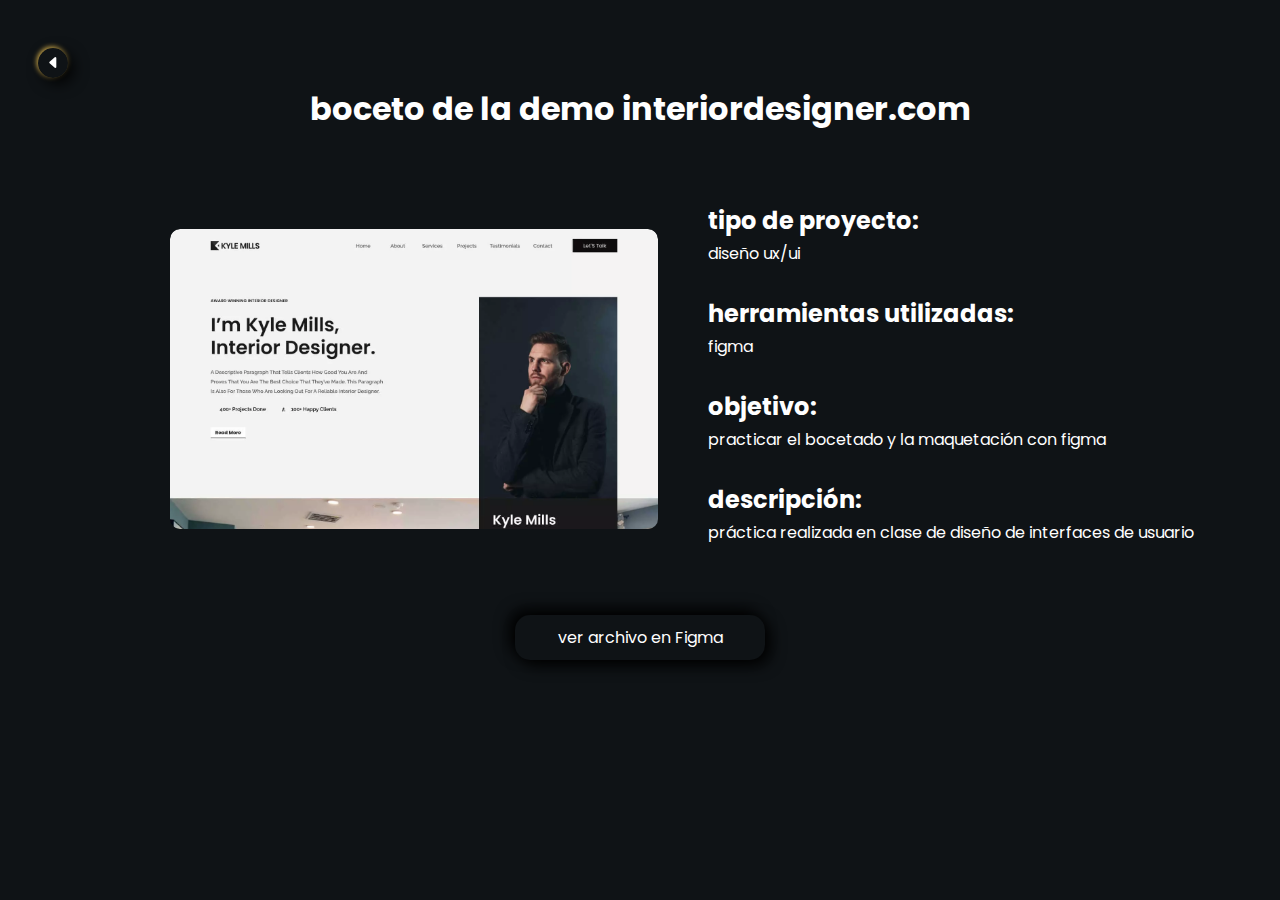
<file: interiordesigner.html>
<!-- Iniciamos el código de html que va a tener como objetivo estructurar la ficha de cada proyecto del portfolio. -->
<!-- Metodología utilizada en las clases: suit-css. -->

<!-- Declaración de documento html. -->
<!DOCTYPE html>
<!-- Seleccionamos español como idioma. -->
<html lang="es">
<head>
    <!-- Codificación de caracteres. -->
    <meta charset="UTF-8">
    <meta http-equiv="X-UA-Compatible" content="IE=edge">
    <meta name="viewport" content="width=device-width, initial-scale=1.0">
    <!-- Enlace a la hoja de estilos css. -->
    <link rel="stylesheet" href="css/proyecto.css">
    <!-- Enlace al código de js. -->
    <script src="js/proyecto.js" defer></script>
    <!-- Favicon. -->
    <link rel="icon" type="icon/webp" href="assets/images/favicondark.webp">
    <!-- Título seo. -->
    <title>Alejandro Ochando - FrontEnd Developer & Digital Marketer</title>
    <!-- Tipógrafías de google fonts necesarias. -->
    <link rel="preconnect" href="https://fonts.googleapis.com">
    <link rel="preconnect" href="https://fonts.gstatic.com" crossorigin>
    <link href="https://fonts.googleapis.com/css2?family=Poppins:ital,wght@0,100;0,200;0,300;0,400;0,500;0,600;0,700;1,100;1,200;1,300;1,400;1,500;1,600;1,700&display=swap" rel="stylesheet">
</head>

<!-- Se inicia el contenido legible por el navegador. -->
<body>

    <!-- Mensaje de volver hacia atrás. -->
    <div class="Back-contenedor">

        <div class="Back">
            <a href="index.html#Projects" class="Back-a">
                <svg xmlns="http://www.w3.org/2000/svg" fill="currentColor" class="Back-svg" viewBox="0 0 16 16">
                    <path d="m3.86 8.753 5.482 4.796c.646.566 1.658.106 1.658-.753V3.204a1 1 0 0 0-1.659-.753l-5.48 4.796a1 1 0 0 0 0 1.506z"/>
                </svg>
            </a>
        </div>

        <div class="Back-message">
            <span class="Back-span">volver a mis proyectos</span>
        </div>

    </div>

    <!-- Comienza el contenido de la ficha de proyecto. -->
    <div class="Contenedor">

        <h1 class="Contenedor-title">boceto de la demo interiordesigner.com</h1>

        <div class="Contenedor-interiordesign">
            
            <div class="Contenedor-scrollbar">
                <img src="assets/images/capturainterior.webp" alt="captura del proyecto" class="Contenedor-img escritorio">
            </div>

            <ul class="Contenedor-ul">
                <li class="Contenedor-li"><h2 class="Contenedor-h2">tipo de proyecto:</h2><p class="Contenedor-p">diseño ux/ui</p></li>
                <li class="Contenedor-li"><h2 class="Contenedor-h2">herramientas utilizadas:</h2><p class="Contenedor-p">figma</p></li>
                <li class="Contenedor-li"><h2 class="Contenedor-h2">objetivo:</h2><p class="Contenedor-p">practicar el bocetado y la maquetación con figma</p></li>
                <li class="Contenedor-li"><h2 class="Contenedor-h2">descripción:</h2><p class="Contenedor-p">práctica realizada en clase de diseño de interfaces de usuario</p></li>
            </ul>

        </div>

    </div>

    <!-- Botón de enlace a Figma. -->
    <div class="Git">
        <a href="https://www.figma.com/file/KSnKx8q1UIrU9FPF46fWFl/Bocetado-Interior-Designer?node-id=1%3A5&t=AhSv3w5gjYajPRsr-1" class="Git-a" title="Ir a ver el archivo en Figma" target="_blank" rel="noreferrer">ver archivo en Figma</a>
    </div>

</body>
</html>
</file>
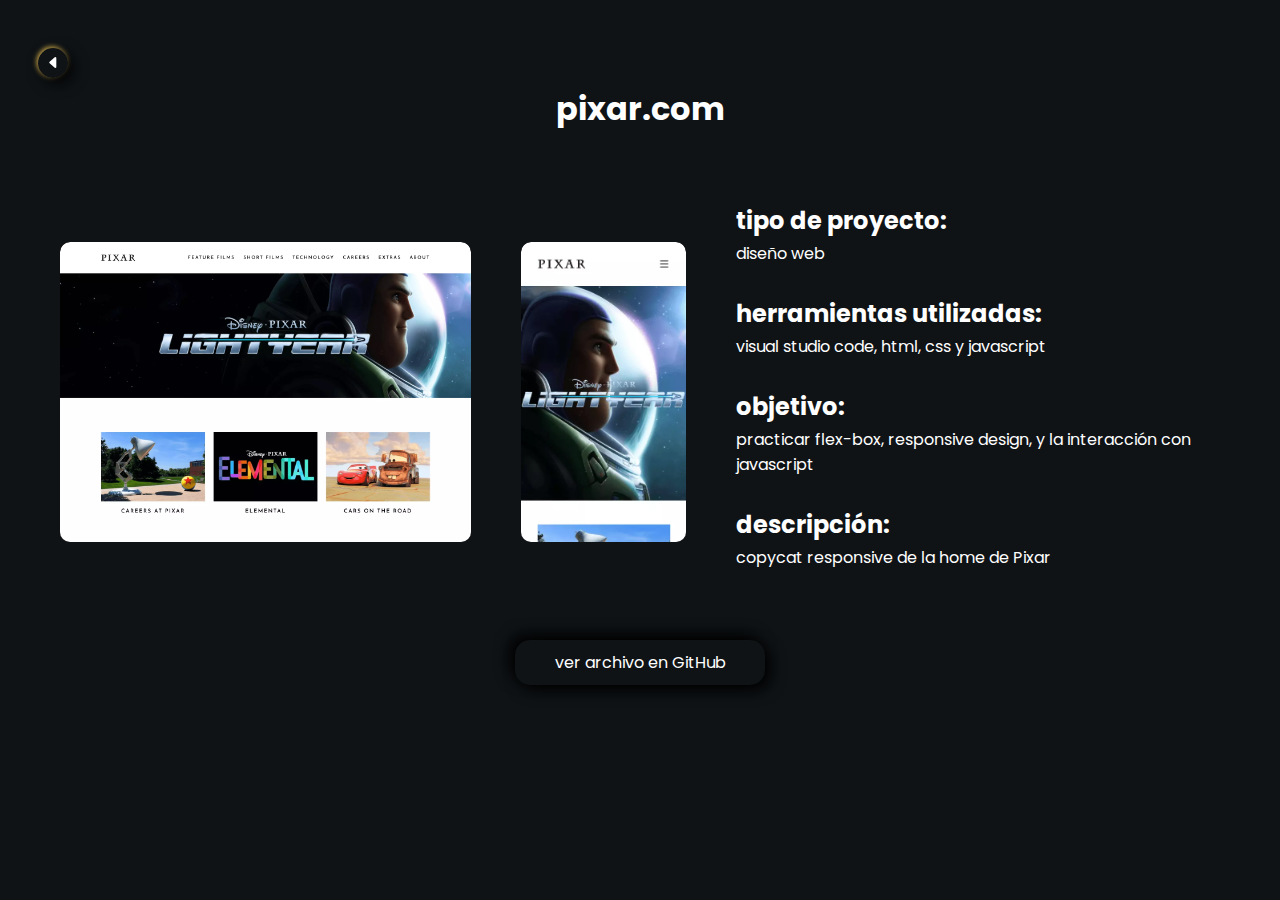
<file: pixar.html>
<!-- Iniciamos el código de html que va a tener como objetivo estructurar la ficha de cada proyecto del portfolio. -->
<!-- Metodología utilizada en las clases: suit-css. -->

<!-- Declaración de documento html. -->
<!DOCTYPE html>
<!-- Seleccionamos español como idioma. -->
<html lang="es">
<head>
    <!-- Codificación de caracteres. -->
    <meta charset="UTF-8">
    <meta http-equiv="X-UA-Compatible" content="IE=edge">
    <meta name="viewport" content="width=device-width, initial-scale=1.0">
    <!-- Enlace a la hoja de estilos css. -->
    <link rel="stylesheet" href="css/proyecto.css">
    <!-- Enlace al código de js. -->
    <script src="js/proyecto.js" defer></script>
    <!-- Favicon. -->
    <link rel="icon" type="icon/webp" href="assets/images/favicondark.webp">
    <!-- Título seo. -->
    <title>Alejandro Ochando - FrontEnd Developer & Digital Marketer</title>
    <!-- Tipógrafías de google fonts necesarias. -->
    <link rel="preconnect" href="https://fonts.googleapis.com">
    <link rel="preconnect" href="https://fonts.gstatic.com" crossorigin>
    <link href="https://fonts.googleapis.com/css2?family=Poppins:ital,wght@0,100;0,200;0,300;0,400;0,500;0,600;0,700;1,100;1,200;1,300;1,400;1,500;1,600;1,700&display=swap" rel="stylesheet">
</head>

<!-- Se inicia el contenido legible por el navegador. -->
<body>

    <!-- Mensaje de volver hacia atrás. -->
    <div class="Back-contenedor">

        <a href="https://alejandroochandodev.github.io/web-personal/#proyectos" class="Back-a">
            <div class="Back">
                <svg xmlns="http://www.w3.org/2000/svg" fill="currentColor" class="Back-svg" viewBox="0 0 16 16">
                    <path d="m3.86 8.753 5.482 4.796c.646.566 1.658.106 1.658-.753V3.204a1 1 0 0 0-1.659-.753l-5.48 4.796a1 1 0 0 0 0 1.506z"/>
                </svg>
            </div>
        </a>

        <div class="Back-message">
            <span class="Back-span">volver a mis proyectos</span>
        </div>

    </div>

    <!-- Comienza el contenido de la ficha de proyecto. -->
    <div class="Contenedor">

        <h1 class="Contenedor-title">pixar.com</h1>

        <div class="Contenedor-content">
            
            <div class="Contenedor-scroll">

                <div class="Contenedor-scrollbar Pixar-scrollbar">
                    <img src="assets/images/capturapixar.webp" alt="captura del proyecto" class="Contenedor-img escritorio">
                </div>
    
                <div class="Contenedor-scrollbar">
                    <img src="assets/images/capturamovilpixar.webp" alt="captura del proyecto" class="Contenedor-img movil">
                </div>

            </div>

            <ul class="Contenedor-ul">
                <li class="Contenedor-li"><h2 class="Contenedor-h2">tipo de proyecto:</h2><p class="Contenedor-p">diseño web</p></li>
                <li class="Contenedor-li"><h2 class="Contenedor-h2">herramientas utilizadas:</h2><p class="Contenedor-p">visual studio code, html, css y javascript</p></li>
                <li class="Contenedor-li"><h2 class="Contenedor-h2">objetivo:</h2><p class="Contenedor-p">practicar flex-box, responsive design, y la interacción con javascript</p></li>
                <li class="Contenedor-li"><h2 class="Contenedor-h2">descripción:</h2><p class="Contenedor-p">copycat responsive de la home de Pixar</p></li>
            </ul>

        </div>

    </div>

    <!-- Botón de enlace a GitHub. -->
    <a href="https://github.com/alejandroochandodev/pixar" class="Git-a" title="Ir a ver el archivo en GitHub" target="_blank" rel="noreferrer">
        <div class="Git">
            <p class="Git-p">ver archivo en GitHub</p>
        </div>
    </a>

</body>
</html>
</file>
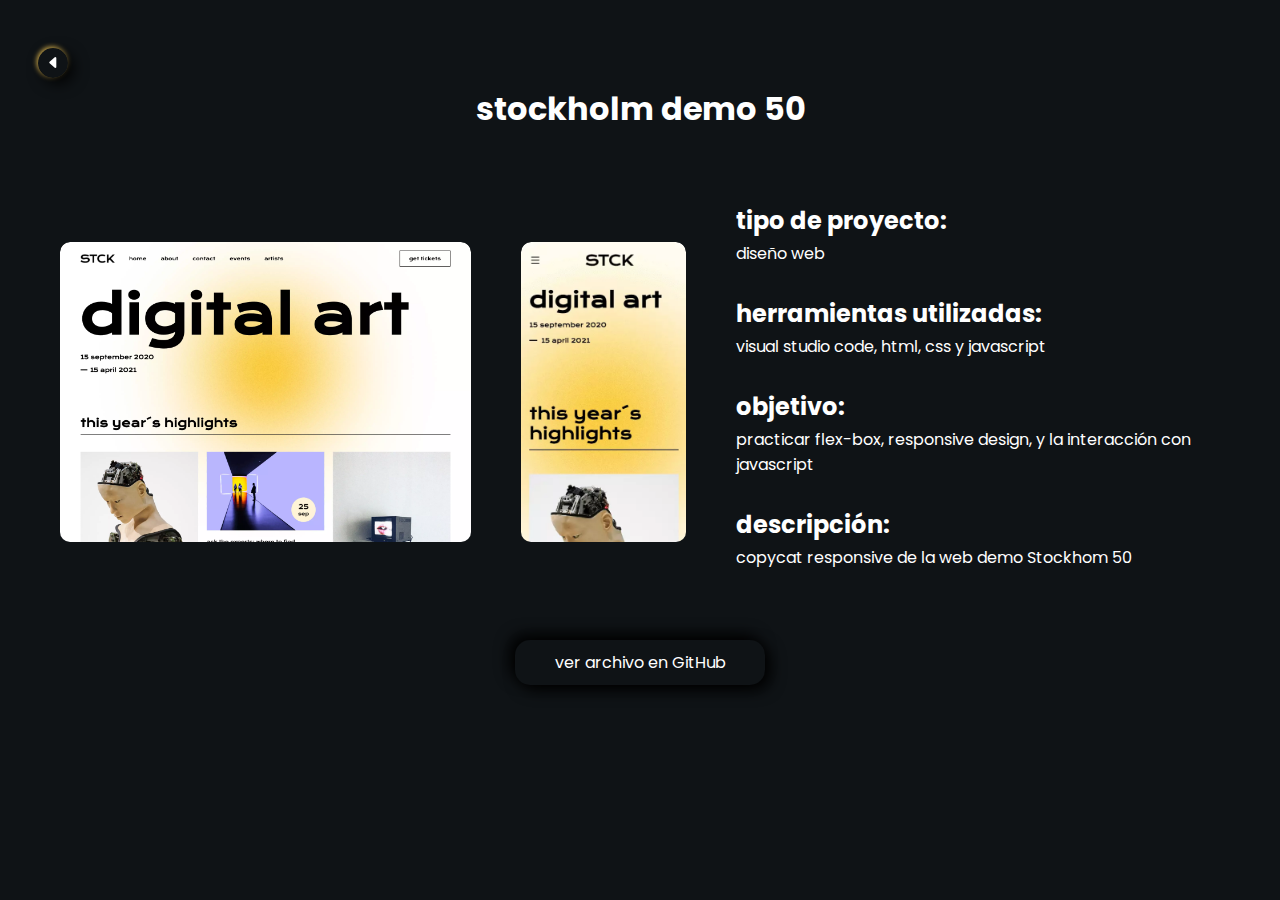
<file: stockholm-demo-50.html>
<!-- Iniciamos el código de html que va a tener como objetivo estructurar la ficha de cada proyecto del portfolio. -->
<!-- Metodología utilizada en las clases: suit-css. -->

<!-- Declaración de documento html. -->
<!DOCTYPE html>
<!-- Seleccionamos español como idioma. -->
<html lang="es">
<head>
    <!-- Codificación de caracteres. -->
    <meta charset="UTF-8">
    <meta http-equiv="X-UA-Compatible" content="IE=edge">
    <meta name="viewport" content="width=device-width, initial-scale=1.0">
    <!-- Enlace a la hoja de estilos css. -->
    <link rel="stylesheet" href="css/proyecto.css">
    <!-- Enlace al código de js. -->
    <script src="js/proyecto.js" defer></script>
    <!-- Favicon. -->
    <link rel="icon" type="icon/webp" href="assets/images/favicondark.webp">
    <!-- Título seo. -->
    <title>Alejandro Ochando - FrontEnd Developer & Digital Marketer</title>
    <!-- Tipógrafías de google fonts necesarias. -->
    <link rel="preconnect" href="https://fonts.googleapis.com">
    <link rel="preconnect" href="https://fonts.gstatic.com" crossorigin>
    <link href="https://fonts.googleapis.com/css2?family=Poppins:ital,wght@0,100;0,200;0,300;0,400;0,500;0,600;0,700;1,100;1,200;1,300;1,400;1,500;1,600;1,700&display=swap" rel="stylesheet">
</head>

<!-- Se inicia el contenido legible por el navegador. -->
<body>

    <!-- Mensaje de volver hacia atrás. -->
    <div class="Back-contenedor">

        <a href="https://www.alejandroochando.com/#proyectos" class="Back-a">
            <div class="Back">
                <svg xmlns="http://www.w3.org/2000/svg" fill="currentColor" class="Back-svg" viewBox="0 0 16 16">
                    <path d="m3.86 8.753 5.482 4.796c.646.566 1.658.106 1.658-.753V3.204a1 1 0 0 0-1.659-.753l-5.48 4.796a1 1 0 0 0 0 1.506z"/>
                </svg>
            </div>
        </a>

        <div class="Back-message">
            <span class="Back-span">volver a mis proyectos</span>
        </div>

    </div>

    <!-- Comienza el contenido de la ficha de proyecto. -->
    <div class="Contenedor">

        <h1 class="Contenedor-title">stockholm demo 50</h1>

        <div class="Contenedor-content">
            
            <div class="Contenedor-scroll">

                <div class="Contenedor-scrollbar">
                    <img src="assets/images/capturadigital.webp" alt="captura del proyecto" class="Contenedor-img escritorio">
                </div>
    
                <div class="Contenedor-scrollbar">
                    <img src="assets/images/capturamovildigital.webp" alt="captura del proyecto" class="Contenedor-img movil">
                </div>

            </div>

            <ul class="Contenedor-ul">
                <li class="Contenedor-li"><h2 class="Contenedor-h2">tipo de proyecto:</h2><p class="Contenedor-p">diseño web</p></li>
                <li class="Contenedor-li"><h2 class="Contenedor-h2">herramientas utilizadas:</h2><p class="Contenedor-p">visual studio code, html, css y javascript</p></li>
                <li class="Contenedor-li"><h2 class="Contenedor-h2">objetivo:</h2><p class="Contenedor-p">practicar flex-box, responsive design, y la interacción con javascript</p></li>
                <li class="Contenedor-li"><h2 class="Contenedor-h2">descripción:</h2><p class="Contenedor-p">copycat responsive de la web demo Stockhom 50</p></li>
            </ul>

        </div>

    </div>

    <!-- Botón de enlace a GitHub. -->
    <a href="https://github.com/alejandroochandodev/stockholm-demo-50" class="Git-a" title="Ir a ver el archivo en GitHub" target="_blank" rel="noreferrer">
        <div class="Git">
            <p class="Git-p">ver archivo en GitHub</p>
        </div>
    </a>

</body>
</html>
</file>
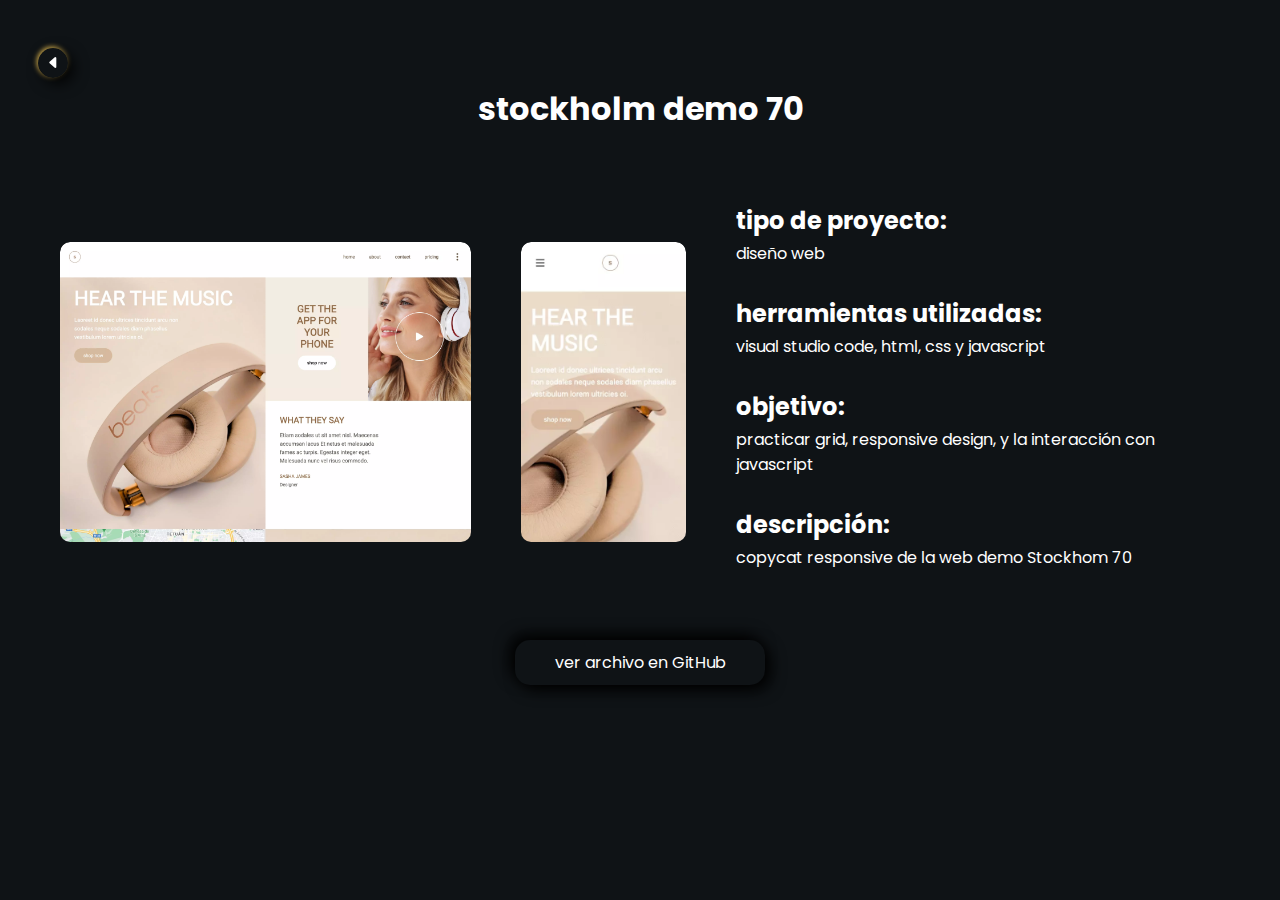
<file: stockholm-demo-70.html>
<!-- Iniciamos el código de html que va a tener como objetivo estructurar la ficha de cada proyecto del portfolio. -->
<!-- Metodología utilizada en las clases: suit-css. -->

<!-- Declaración de documento html. -->
<!DOCTYPE html>
<!-- Seleccionamos español como idioma. -->
<html lang="es">
<head>
    <!-- Codificación de caracteres. -->
    <meta charset="UTF-8">
    <meta http-equiv="X-UA-Compatible" content="IE=edge">
    <meta name="viewport" content="width=device-width, initial-scale=1.0">
    <!-- Enlace a la hoja de estilos css. -->
    <link rel="stylesheet" href="css/proyecto.css">
    <!-- Enlace al código de js. -->
    <script src="js/proyecto.js" defer></script>
    <!-- Favicon. -->
    <link rel="icon" type="icon/webp" href="assets/images/favicondark.webp">
    <!-- Título seo. -->
    <title>Alejandro Ochando - FrontEnd Developer & Digital Marketer</title>
    <!-- Tipógrafías de google fonts necesarias. -->
    <link rel="preconnect" href="https://fonts.googleapis.com">
    <link rel="preconnect" href="https://fonts.gstatic.com" crossorigin>
    <link href="https://fonts.googleapis.com/css2?family=Poppins:ital,wght@0,100;0,200;0,300;0,400;0,500;0,600;0,700;1,100;1,200;1,300;1,400;1,500;1,600;1,700&display=swap" rel="stylesheet">
</head>

<!-- Se inicia el contenido legible por el navegador. -->
<body>

    <!-- Mensaje de volver hacia atrás. -->
    <div class="Back-contenedor">

        <a href="https://alejandroochandodev.github.io/web-personal/#proyectos" class="Back-a">
            <div class="Back">
                <svg xmlns="http://www.w3.org/2000/svg" fill="currentColor" class="Back-svg" viewBox="0 0 16 16">
                    <path d="m3.86 8.753 5.482 4.796c.646.566 1.658.106 1.658-.753V3.204a1 1 0 0 0-1.659-.753l-5.48 4.796a1 1 0 0 0 0 1.506z"/>
                </svg>
            </div>
        </a>

        <div class="Back-message">
            <span class="Back-span">volver a mis proyectos</span>
        </div>

    </div>

    <!-- Comienza el contenido de la ficha de proyecto. -->
    <div class="Contenedor">

        <h1 class="Contenedor-title">stockholm demo 70</h1>

        <div class="Contenedor-content">
            
            <div class="Contenedor-scroll">

                <div class="Contenedor-scrollbar">
                    <img src="assets/images/capturabeats.webp" alt="captura del proyecto" class="Contenedor-img escritorio">
                </div>
    
                <div class="Contenedor-scrollbar">
                    <img src="assets/images/capturamovilbeats.webp" alt="captura del proyecto" class="Contenedor-img movil">
                </div>

            </div>

            <ul class="Contenedor-ul">
                <li class="Contenedor-li"><h2 class="Contenedor-h2">tipo de proyecto:</h2><p class="Contenedor-p">diseño web</p></li>
                <li class="Contenedor-li"><h2 class="Contenedor-h2">herramientas utilizadas:</h2><p class="Contenedor-p">visual studio code, html, css y javascript</p></li>
                <li class="Contenedor-li"><h2 class="Contenedor-h2">objetivo:</h2><p class="Contenedor-p">practicar grid, responsive design, y la interacción con javascript</p></li>
                <li class="Contenedor-li"><h2 class="Contenedor-h2">descripción:</h2><p class="Contenedor-p">copycat responsive de la web demo Stockhom 70</p></li>
            </ul>

        </div>

    </div>

    <!-- Botón de enlace a GitHub. -->
    <a href="https://github.com/alejandroochandodev/stockholm-demo-70" class="Git-a" title="Ir a ver el archivo en GitHub" target="_blank" rel="noreferrer">
        <div class="Git">
            <p class="Git-p">ver archivo en GitHub</p>
        </div>
    </a>

</body>
</html>
</file>
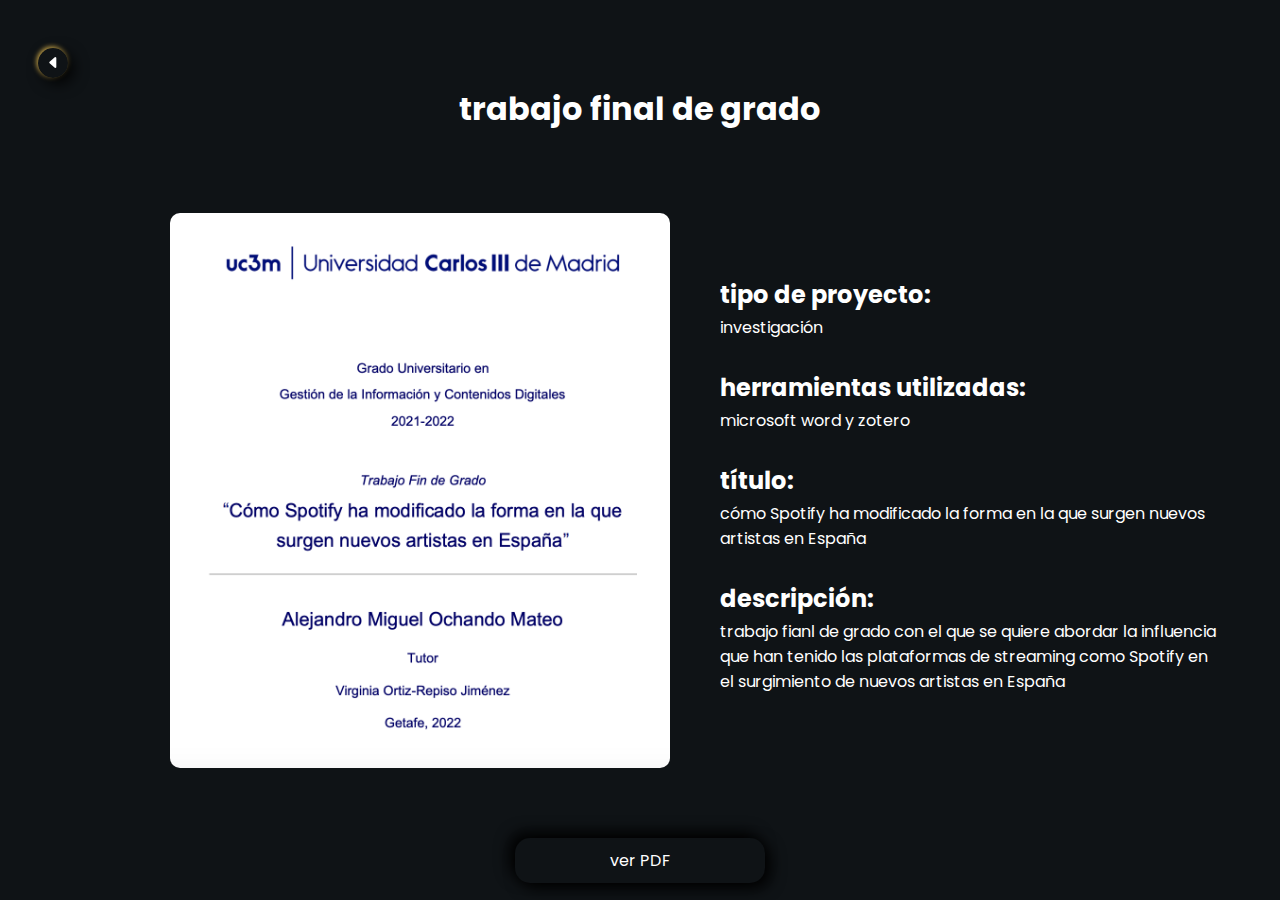
<file: tfg.html>
<!-- Iniciamos el código de html que va a tener como objetivo estructurar la ficha de cada proyecto del portfolio. -->
<!-- Metodología utilizada en las clases: suit-css. -->

<!-- Declaración de documento html. -->
<!DOCTYPE html>
<!-- Seleccionamos español como idioma. -->
<html lang="es">
<head>
    <!-- Codificación de caracteres. -->
    <meta charset="UTF-8">
    <meta http-equiv="X-UA-Compatible" content="IE=edge">
    <meta name="viewport" content="width=device-width, initial-scale=1.0">
    <!-- Enlace a la hoja de estilos css. -->
    <link rel="stylesheet" href="css/proyecto.css">
    <!-- Enlace al código de js. -->
    <script src="js/proyecto.js" defer></script>
    <!-- Favicon. -->
    <link rel="icon" type="icon/webp" href="assets/images/favicondark.webp">
    <!-- Título seo. -->
    <title>Alejandro Ochando - FrontEnd Developer & Digital Marketer</title>
    <!-- Tipógrafías de google fonts necesarias. -->
    <link rel="preconnect" href="https://fonts.googleapis.com">
    <link rel="preconnect" href="https://fonts.gstatic.com" crossorigin>
    <link href="https://fonts.googleapis.com/css2?family=Poppins:ital,wght@0,100;0,200;0,300;0,400;0,500;0,600;0,700;1,100;1,200;1,300;1,400;1,500;1,600;1,700&display=swap" rel="stylesheet">
</head>

<!-- Se inicia el contenido legible por el navegador. -->
<body>

    <!-- Mensaje de volver hacia atrás. -->
    <div class="Back-contenedor">

        <a href="https://www.alejandroochando.com/#proyectos" class="Back-a">
            <div class="Back">
                <svg xmlns="http://www.w3.org/2000/svg" fill="currentColor" class="Back-svg" viewBox="0 0 16 16">
                    <path d="m3.86 8.753 5.482 4.796c.646.566 1.658.106 1.658-.753V3.204a1 1 0 0 0-1.659-.753l-5.48 4.796a1 1 0 0 0 0 1.506z"/>
                </svg>
            </div>
        </a>

        <div class="Back-message">
            <span class="Back-span">volver a mis proyectos</span>
        </div>

    </div>

    <!-- Comienza el contenido de la ficha de proyecto. -->
    <div class="Contenedor">

        <h1 class="Contenedor-title">trabajo final de grado</h1>

        <div class="Contenedor-wetransfer">
            
            <img src="assets/images/capturatfg.webp" alt="captura del proyecto" class="Contenedor-img escritorio">

            <ul class="Contenedor-ul">
                <li class="Contenedor-li"><h2 class="Contenedor-h2">tipo de proyecto:</h2><p class="Contenedor-p">investigación</p></li>
                <li class="Contenedor-li"><h2 class="Contenedor-h2">herramientas utilizadas:</h2><p class="Contenedor-p">microsoft word y zotero</p></li>
                <li class="Contenedor-li"><h2 class="Contenedor-h2">título:</h2><p class="Contenedor-p">cómo Spotify ha modificado la forma en la que surgen nuevos artistas en España</p></li>
                <li class="Contenedor-li"><h2 class="Contenedor-h2">descripción:</h2><p class="Contenedor-p">trabajo fianl de grado con el que se quiere abordar la influencia que han tenido las plataformas de streaming como Spotify en el surgimiento de nuevos artistas en España</p></li>
            </ul>

        </div>

    </div>

    <!-- Botón de enlace al PDF. -->
    <a href="assets/otros/tfg.pdf" class="Git-a" title="Ir a ver el archivo PDF" target="_blank" rel="noreferrer">
        <div class="Git">
            <p class="Git-p">ver PDF</p>
        </div>
    </a>

</body>
</html>
</file>
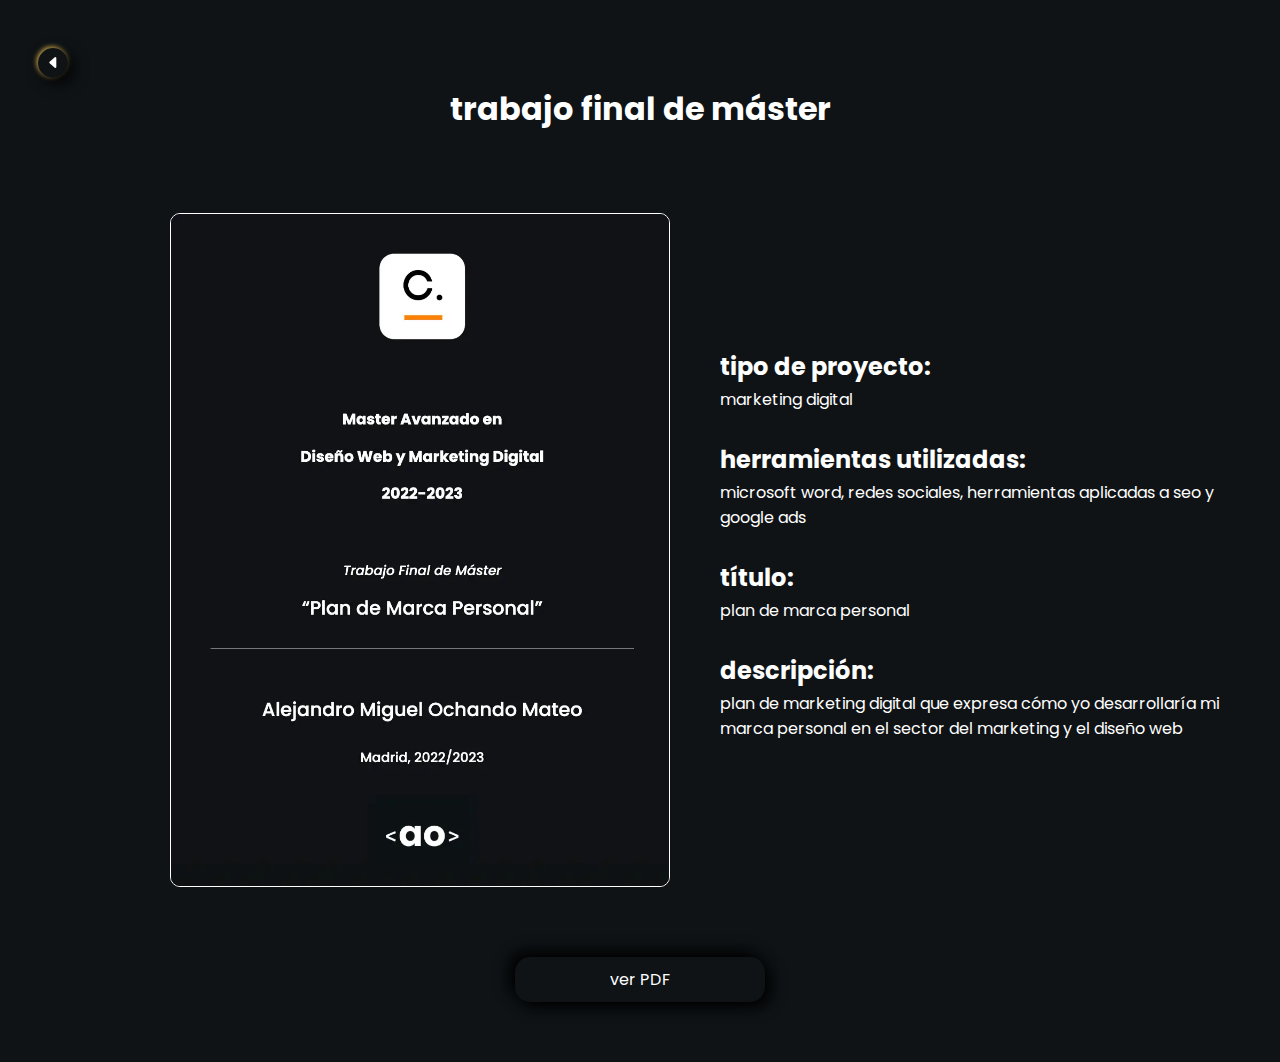
<file: tfm.html>
<!-- Iniciamos el código de html que va a tener como objetivo estructurar la ficha de cada proyecto del portfolio. -->
<!-- Metodología utilizada en las clases: suit-css. -->

<!-- Declaración de documento html. -->
<!DOCTYPE html>
<!-- Seleccionamos español como idioma. -->
<html lang="es">
<head>
    <!-- Codificación de caracteres. -->
    <meta charset="UTF-8">
    <meta http-equiv="X-UA-Compatible" content="IE=edge">
    <meta name="viewport" content="width=device-width, initial-scale=1.0">
    <!-- Enlace a la hoja de estilos css. -->
    <link rel="stylesheet" href="css/proyecto.css">
    <!-- Enlace al código de js. -->
    <script src="js/proyecto.js" defer></script>
    <!-- Favicon. -->
    <link rel="icon" type="icon/webp" href="assets/images/favicondark.webp">
    <!-- Título seo. -->
    <title>Alejandro Ochando - FrontEnd Developer & Digital Marketer</title>
    <!-- Tipógrafías de google fonts necesarias. -->
    <link rel="preconnect" href="https://fonts.googleapis.com">
    <link rel="preconnect" href="https://fonts.gstatic.com" crossorigin>
    <link href="https://fonts.googleapis.com/css2?family=Poppins:ital,wght@0,100;0,200;0,300;0,400;0,500;0,600;0,700;1,100;1,200;1,300;1,400;1,500;1,600;1,700&display=swap" rel="stylesheet">
</head>

<!-- Se inicia el contenido legible por el navegador. -->
<body>

    <!-- Mensaje de volver hacia atrás. -->
    <div class="Back-contenedor">

        <a href="https://alejandroochandodev.github.io/web-personal/#proyectos" class="Back-a">
            <div class="Back">
                <svg xmlns="http://www.w3.org/2000/svg" fill="currentColor" class="Back-svg" viewBox="0 0 16 16">
                    <path d="m3.86 8.753 5.482 4.796c.646.566 1.658.106 1.658-.753V3.204a1 1 0 0 0-1.659-.753l-5.48 4.796a1 1 0 0 0 0 1.506z"/>
                </svg>
            </div>
        </a>

        <div class="Back-message">
            <span class="Back-span">volver a mis proyectos</span>
        </div>

    </div>

    <!-- Comienza el contenido de la ficha de proyecto. -->
    <div class="Contenedor">

        <h1 class="Contenedor-title">trabajo final de máster</h1>

        <div class="Contenedor-wetransfer">
            
            <img src="assets/images/capturatfm.webp" alt="captura del proyecto" class="Contenedor-img escritorio tfm">

            <ul class="Contenedor-ul">
                <li class="Contenedor-li"><h2 class="Contenedor-h2">tipo de proyecto:</h2><p class="Contenedor-p">marketing digital</p></li>
                <li class="Contenedor-li"><h2 class="Contenedor-h2">herramientas utilizadas:</h2><p class="Contenedor-p">microsoft word, redes sociales, herramientas aplicadas a seo y google ads</p></li>
                <li class="Contenedor-li"><h2 class="Contenedor-h2">título:</h2><p class="Contenedor-p">plan de marca personal</p></li>
                <li class="Contenedor-li"><h2 class="Contenedor-h2">descripción:</h2><p class="Contenedor-p">plan de marketing digital que expresa cómo yo desarrollaría mi marca personal en el sector del marketing y el diseño web</p></li>
            </ul>

        </div>

    </div>

    <!-- Botón de enlace al PDF. -->
    <a href="assets/otros/tfm.pdf" class="Git-a" title="Ir a ver el archivo PDF" target="_blank" rel="noreferrer">
        <div class="Git">
            <p class="Git-p">ver PDF</p>
        </div>
    </a>

</body>
</html>
</file>
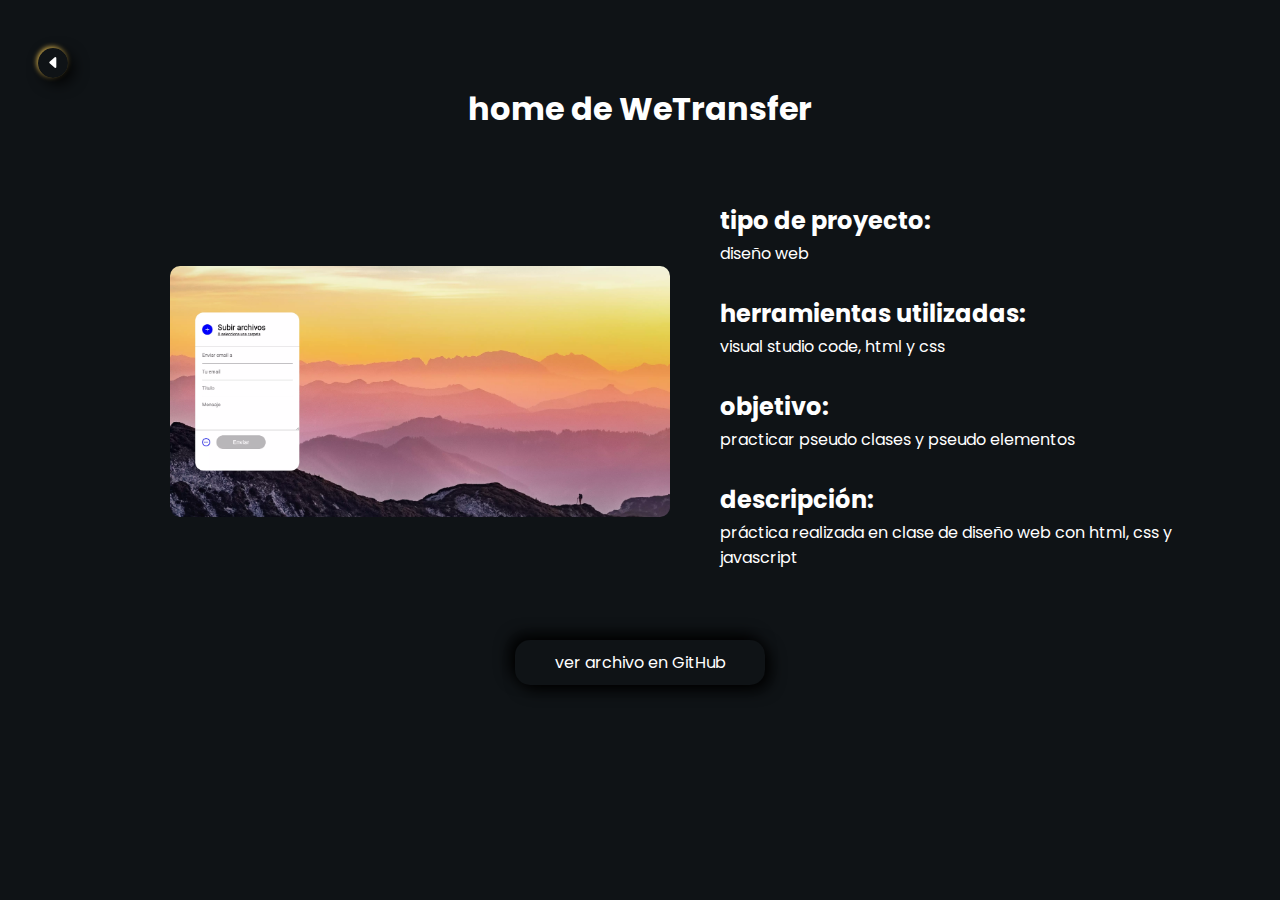
<file: wetransfer.html>
<!-- Iniciamos el código de html que va a tener como objetivo estructurar la ficha de cada proyecto del portfolio. -->
<!-- Metodología utilizada en las clases: suit-css. -->

<!-- Declaración de documento html. -->
<!DOCTYPE html>
<!-- Seleccionamos español como idioma. -->
<html lang="es">
<head>
    <!-- Codificación de caracteres. -->
    <meta charset="UTF-8">
    <meta http-equiv="X-UA-Compatible" content="IE=edge">
    <meta name="viewport" content="width=device-width, initial-scale=1.0">
    <!-- Enlace a la hoja de estilos css. -->
    <link rel="stylesheet" href="css/proyecto.css">
    <!-- Enlace al código de js. -->
    <script src="js/proyecto.js" defer></script>
    <!-- Favicon. -->
    <link rel="icon" type="icon/webp" href="assets/images/favicondark.webp">
    <!-- Título seo. -->
    <title>Alejandro Ochando - FrontEnd Developer & Digital Marketer</title>
    <!-- Tipógrafías de google fonts necesarias. -->
    <link rel="preconnect" href="https://fonts.googleapis.com">
    <link rel="preconnect" href="https://fonts.gstatic.com" crossorigin>
    <link href="https://fonts.googleapis.com/css2?family=Poppins:ital,wght@0,100;0,200;0,300;0,400;0,500;0,600;0,700;1,100;1,200;1,300;1,400;1,500;1,600;1,700&display=swap" rel="stylesheet">
</head>

<!-- Se inicia el contenido legible por el navegador. -->
<body>

    <!-- Mensaje de volver hacia atrás. -->
    <div class="Back-contenedor">

        <div class="Back">
            <a href="index.html#Projects" class="Back-a">
                <svg xmlns="http://www.w3.org/2000/svg" fill="currentColor" class="Back-svg" viewBox="0 0 16 16">
                    <path d="m3.86 8.753 5.482 4.796c.646.566 1.658.106 1.658-.753V3.204a1 1 0 0 0-1.659-.753l-5.48 4.796a1 1 0 0 0 0 1.506z"/>
                </svg>
            </a>
        </div>

        <div class="Back-message">
            <span class="Back-span">volver a mis proyectos</span>
        </div>

    </div>

    <!-- Comienza el contenido de la ficha de proyecto. -->
    <div class="Contenedor">

        <h1 class="Contenedor-title">home de WeTransfer</h1>

        <div class="Contenedor-wetransfer">
            
            <img src="assets/images/capturawetransfer.webp" alt="captura del proyecto" class="Contenedor-img escritorio">

            <ul class="Contenedor-ul">
                <li class="Contenedor-li"><h2 class="Contenedor-h2">tipo de proyecto:</h2><p class="Contenedor-p">diseño web</p></li>
                <li class="Contenedor-li"><h2 class="Contenedor-h2">herramientas utilizadas:</h2><p class="Contenedor-p">visual studio code, html y css</p></li>
                <li class="Contenedor-li"><h2 class="Contenedor-h2">objetivo:</h2><p class="Contenedor-p">practicar pseudo clases y pseudo elementos</p></li>
                <li class="Contenedor-li"><h2 class="Contenedor-h2">descripción:</h2><p class="Contenedor-p">práctica realizada en clase de diseño web con html, css y javascript</p></li>
            </ul>

        </div>

    </div>

    <!-- Botón de enlace a GitHub. -->
    <div class="Git">
        <a href="https://github.com/alejandroochandodev/wetransfer" class="Git-a" title="Ir a ver el archivo en GitHub" target="_blank" rel="noreferrer">ver archivo en GitHub</a>
    </div>

</body>
</html>
</file>
<file: css/index.css>
/* Iniciamos el código de la hoja de estilos css que va a tener anexado el documento html principal. */
/* Esta hoja tiene como objetivo principalmente añadir los estilos y la apariencia requerida a la estructura maquetada en html. */

/* Se inicia la hoja de estilos con un reset, es decir, con el reseteo de efectos y propiedades que vienen por defecto. */
@charset "UTF-8";

* {
    margin: 0;
    padding: 0;
    border: 0;
    -webkit-box-sizing: border-box;
            box-sizing: border-box;
    vertical-align: baseline;
    /* Esto es para ver las cajas en todo momento, por tanto estará comentado, y cuando sea necesario, se descomentará. */
    /* outline: 2px red ridge; */
}

*::before , *::after {
    display: block;
}

/* Se evitan posible confusiones con las imagenes. */
img, picture, video, iframe, figure {
    max-width: 100%;
    width: 100%;
    display: block;
}

/* Se resetean los enlaces. */
a {
    display: block;
    text-decoration: none;
    color: inherit;
    font-size: inherit;
}

/* Los enalces de lospárrafos se quedan como están. */
p a {
    display: inline;
}

/* Se quitan los puntos de los <li>. */
li {
    list-style-type: none;
}

/* Se configuran anclas "a cámara lenta". */
html {
    scroll-behavior: smooth;
}

/* Se desactivan los estilos por defecto de las principales etiquetas de texto. */
h1, h2, h3, h4, h5, h6, p, span, a, strong, blockquote, i, b, u, em {
    /* font-size: 1em;
    font-weight: inherit;
    font-style: inherit;
    text-decoration: none;
    color: inherit; */
}

/* Se evitan problemas con los pseudoelementos de quotes */
blockquote:before, blockquote:after, q:before, q:after {
    content: "";
    content: none;
}

/* Se configura el texto que se selecciona. */
::-moz-selection {
    background-color: var(--negro);
    color: var(--blanco);
}
::selection {
    background-color: var(--negro);
    color: var(--blanco);
}

/* Se nivelan problemas de tipografías y colocación de formularios. */
form, input, textarea, select, button, label {
    font-family: inherit;
    font-size: inherit;
    -webkit-hyphens: auto;
        -ms-hyphens: auto;
            hyphens: auto;
    background-color: transparent;
    color: inherit;
    display: block;
}

/* Se resetean las tablas. */
table, tr, td {
    border-collapse: collapse;
    border-spacing: 0;
}

/* Se evitan problemas con los SVG */
svg {
    width: 100%;
    display: block;
    fill: currentColor;
}

/* Se personaliza la scrollbar. */
/* El ancho: */
::-webkit-scrollbar {
    width: 10px;
}

/* El canal por el que pasa: */
::-webkit-scrollbar-track {
background: rgba(12, 16, 19, 0.99)6;
box-shadow: inset 2px 2px 5px rgb(0, 0, 0);
border-radius: 20px;
}

/* El scrollbar: */
::-webkit-scrollbar-thumb {
background: rgba(61, 121, 167, 0.99);
border-radius: 20px;
}

/* Cuando pasas el cursor por encima del scrollbar: */
::-webkit-scrollbar-thumb:hover {
background: rgba(40, 79, 109, 0.99);
}

/* Especificaciones generales. */
body {
    min-height: 100vh;
    max-width: 1430px;
    margin: auto;
    font-size: 100%;
    color: white;
    background-color: rgba(12, 16, 19, 0.99);
    font-family: 'Poppins', sans-serif;
}

/* La sección que se utiliza para centrar el contenido. */
.wrapper {
    margin: auto;
    width: 90%;
}

/* Aquí empiezan los estilos esepcifíficos para cada bloque. */
/* Empieza el header. */
.Header {
    margin: 0 1.25rem 0;
    padding: .625rem 0;
    opacity: 0;
    transform: translateY(-30%);
    transition: all 3s ease;
}

.Header-wrapper {
    display: flex;
    flex-flow: row nowrap;
    justify-content: space-between;
    align-items: center;
}

/* Ocultado por defecto porque solo se utiliza en los modos tableta y móvil. */
.Header-hamburguesa {
    display: none;
}

.Hamburguesa-svg {
    width: 2.1875rem;
}

.Header-img {
    width: 7.5rem;
}

.Header-ul {
    display: flex;
    flex-flow: row nowrap;
    justify-content: center;
    align-items: center;
    gap: 3.125rem;
}

.Header-li {
    transition: all 0.8s ease;
}

.Header-li:hover {
    transform: scale(1.1);
}

.Header-li:active {
    transform: scale(0.8);
}

.Header-contacto {
    display: flex;
    flex-flow: row nowrap;
    justify-content: center;
    align-items: center;
    gap: 1.5625rem;
}

.Header-svg {
    width: 1.25rem;
}

/* Menú desplegable del modo tableta. */
/* Inicia invisible, para rotar y acabar desplegado. */
/* No puede tener un display none, porque si no no podría haber transición. */
/* Al estar invisible, y no oculto, hay que agregar un pointer events none para que se puedan seleccionar los elementos de debajo del menú. */
.Tablet {
    width: 30%;
    margin-left: 10%;
    opacity: 0;
    height: 0;
    transform: rotate(290deg);
    transition: all 1s ease;
    transform-origin: left;
    pointer-events: none;
}

.Tablet-ul {
    display: flex;
    flex-flow: column nowrap;
    justify-content: center;
    align-items: flex-start;
    margin-left: 20%;
    transition: all 1s ease;
}

/* Menú desplegable del modo móvil. */
/* Inicia oculto, para rotar y acabar desplegado. */
/* No puede tener un display none, porque si no no podría haber transición. */
/* Al estar invisible, y no oculto, hay que agregar un pointer events none para que se puedan seleccionar los elementos de debajo del menú. */
.Movil {
    font-size: 80%;
    width: 30%;
    margin-left: 10%;
    opacity: 0;
    height: 0;
    transform: rotate(290deg);
    transition: all 1s ease;
    transform-origin: left;
    pointer-events: none;
}

.Movil-contenedor {
    margin-left: 20%;
    transition: all 1s ease;
    display: flex;
    flex-flow: column nowrap;
    justify-content: center;
    align-items: flex-start;
    gap: 2.5rem;    
}

.Movil-ul {
    display: flex;
    flex-flow: column nowrap;
    justify-content: center;
    align-items: flex-start;
    gap: 2.5rem;
}

.Movil-contacto {
    display: flex;
    flex-flow: row nowrap;
    justify-content: center;
    align-items: center;
    gap: 2.5rem;
}

/* Modo responsive del header. */
@media (max-width: 950px) {
    .Header-hamburguesa {
        display: block;
        transition: all 1s ease;
    }
    .Pc {
        display: none;
    }
    .Movil {
        display: none;
    }
}

@media (max-width: 650px) {
    .Tablet {
        display: none;
    }
    .Movil {
        display: block;
    }
    .Header-contacto {
        display: none;
    }
    .Movil-svg {
        width: 1rem;
    }
}

@media (max-width: 420px) {
    .Hamburguesa-svg {
        width: 1.875rem;
    }
    .Header-img {
        width: 6.25rem;
    }
}

/* Empieza el main. */
.Main {
    overflow: hidden;
}

/* Primera sección, la portada. */
.Portada {
    height: 100vh;
    position: relative;
    overflow: hidden;
}

.Portada-fondo {
    margin: auto;
    position: absolute;
    top: 4.375rem;
    /* Para centrar la imagen se tiene que restar al 50% la mitad del ancho de la propia imagen. */
    right: calc(50% - 15.625rem);
    animation: fondo 3s 4s linear infinite both;
    opacity: 0;
    transition: all 9s ease;
}

.Portada-img {
    width: 31.25rem;
}

.Portada-giratoria {
    width: 95%;
    margin: auto;
    display: flex;
    flex-flow: row nowrap;
    justify-content: space-between;
    align-items: center;
    position: absolute;
    top: 16.5625rem;
    right: 0;
    left: 0;
}

.Portada-etiqueta {
    width: 100%;
    font-family: 'Alegreya', serif;
    font-size: 4.375rem;
    font-weight: 700;
}

.izquierda {
    padding-left: 23.75rem;
    animation: izquierda 2s ease 3s both;
}

.derecha {
    text-align: right;
    padding-right: 23.75rem;
    animation: derecha 2s ease 3s both;
}

.Portada-contenedor {
    width: 100%;
    margin: auto;
    margin-top: -20px;
    display: grid;
    grid-template-columns: repeat(3 , 1fr);
    text-align: center;
    position: absolute;
    top: 13.4375rem;
    right: 0;
}

.Portada-centro {
    margin: auto;
}

.Portada-nombre {
    overflow: hidden;
    white-space: nowrap;
    font-size: 3.4375rem;
    font-weight: 700;
    animation: tecleo 1.8s steps(16) 0.5s normal both;
}

.Portada-apellido {
    overflow: hidden;
    white-space: nowrap;
    font-size: 3.625rem;
    font-weight: 700;
    animation: tecleo 1.5s steps(13) 2s normal both;
}

.Portada-profesion {
    font-size: 1.25rem;
    font-weight: 500;
    animation: fadeUp 1.5s ease 3.5s both;
}

/* Las animaciones relativas a la portada. */
@keyframes tecleo {
    from {
        width: 0;
    }
    to {
        width: 99%;
    }
}

@keyframes fadeUp {
    from {
        opacity: 0;
        transform: translateY(100%);
    }
    to {
        opacity: 1;
        transform: translateY(0);
    }
}

@keyframes izquierda {
    from {
        opacity: 0;
        transform: translateX(-50%);
    }
    to {
        opacity: 1;
        transform: translateX(0);
    }
}

@keyframes derecha {
    from {
        opacity: 0;
        transform: translateX(50%);
    }
    to {
        opacity: 1;
        transform: translateX(0);
    }
}

/* Efecto de latido de la imagen. */
@keyframes fondo {
	0% {
        transform: scale(0.95);
    }
    20% {
        transform: scale(0.97);
    }
    40% {
        transform: scale(0.99);
    }
    50% {
        transform: scale(1.01);
    }
    60% {
        transform: scale(0.99);
    }
    80% {
        transform: scale(0.97);
    }
    100% {
        transform: scale(0.95);
    }
}

/* Modo responsive de la portada. */
@media (min-width: 1500px) {
    .Portada {
        height: 50rem;
    }
}

@media (max-width: 1370px) {
    .izquierda {
        padding-left: 17.5rem;
    }
    .derecha {
        padding-right: 17.5rem;
    }
}

@media (max-width: 1225px) {
    .izquierda {
        padding-left: 13.75rem;
    }
    .derecha {
        padding-right: 13.75rem;
    }
    .Portada-fondo {
        top: 4.0625rem;
    }
    .Portada-etiqueta {
        font-size: 4.0625rem;
    }
    .Portada-nombre {
        font-size: 3.125rem;
    }
    .Portada-apellido {
        font-size: 3.25rem;
    }
    .Portada-profesion {
        font-size: 1.125rem;
    }
}

@media (max-width: 1050px) {
    .Portada-contenedor {
   	margin-top: -13px;
    }
    .izquierda {
        padding-left: 10.625rem;
    }
    .derecha {
        padding-right: 10.625rem;
    }
}

@media (max-width: 935px) {
    .Portada {
        height: 40.625rem;
    }
    .Portada-giratoria {
        top: 16.125rem;
    }
    .izquierda {
        padding-left: 7.5rem;
    }
    .derecha {
        padding-right: 7.5rem;
        
    }
    .Portada-fondo {
        top: 3.5625rem;
    }
    .Portada-etiqueta {
        font-size: 3.75rem;
    }
    .Portada-nombre {
        font-size: 2.8125rem;
    }
    .Portada-apellido {
        font-size: 2.9375rem;
    }
    .Portada-profesion {
        font-size: 1.0625rem;
    }
}

@media (max-width: 760px) {
    .Portada-contenedor {
   	margin-top: -8px;
    }
    .izquierda {
        padding-left: 4.375rem;
    }
    .derecha {
        padding-right: 4.375rem;
    }
    .Portada-fondo {
        right: calc(50% - 14.0625rem);
        top: 5rem;
    }
    .Portada-img {
        width: 28.125rem;
    }
}

@media (max-width: 650px) {
    .Portada {
        height: 37.5rem;
    }
    .Portada-giratoria {
        top: 15.625rem;
    }
    .izquierda {
        padding-left: 2.5rem;
    }
    .derecha {
        padding-right: 2.5rem;
    }
    .Portada-etiqueta {
        font-size: 3.4375rem;
    }
    .Portada-fondo {
        top: 4.5625rem;
    }
    .Portada-nombre {
        font-size: 2.5rem;
    }
    .Portada-apellido {
        font-size: 2.625rem;
    }
    .Portada-profesion {
        font-size: 1rem;
    }
}

@media (max-width: 540px) {
    .Portada-contenedor {
   	margin-top: -5px;
    }
    .izquierda {
        padding-left: 1.25rem;
    }
    .derecha {
        padding-right: 1.25rem;
    }
    .Portada-fondo {
        right: calc(50% - 10.9375rem);
        top: 7.5rem;
    }
    .Portada-img {
        width: 21.875rem;
    }
}

@media (max-width: 500px) {
    .Portada-etiqueta {
        font-size: 3.125rem;
    }
    .Portada-fondo {
        top: 6.875rem;
    }
    .Portada-nombre {
        font-size: 2.1875rem;
    }
    .Portada-apellido {
        font-size: 2.25rem;
    }
    .Portada-profesion {
        font-size: 1rem;
    }
}

@media (max-width: 450px) {
    .Portada {
        height: 34.375rem;
    }
    .Portada-giratoria {
        top: 14.875rem;
    }
    .izquierda {
        padding-left: .9375rem;
    }
    .derecha {
        padding-right: .9375rem;
    }
    .Portada-etiqueta {
        font-size: 2.1875rem;
    }
    .Portada-nombre {
        font-size: 1.5625rem;
    }
    .Portada-apellido {
        font-size: 1.625rem;
    }
    .Portada-profesion {
        font-size: .6875rem;
    }
    .Portada-fondo {
        right: calc(50% - 7.8125rem);
        top: 8.75rem;
    }
    .Portada-img {
        width: 15.625rem;
    }
}

@media (max-width: 325px) {
    .Portada {
        height: 31.25rem;
    }
    .Portada-giratoria {
        top: 14.5rem;
    }
    .Portada-etiqueta {
        font-size: 1.875rem;
    }
    .Portada-nombre {
        font-size: 1.25rem;
    }
    .Portada-apellido {
        font-size: 1.3125rem;
    }
    .Portada-profesion {
        font-size: .5625rem;
    }
    .Portada-fondo {
        top: 8.125rem;
    }
}

/* Empieza la segunda sección, sobre mí. */
.Me {
    opacity: 0;
    transform: translateX(-100%);
    transition: all 2s ease;
}

.Me-h2 {
    padding-top: 1.875rem;
    font-size: 2.5rem;
    margin-bottom: 4.375rem;
}

.Me-content {
    display: grid;
    grid-template-columns: repeat(3 , 1fr);
    gap: 3.125rem;
}

.Me-description {
    border-radius: .625rem;
    box-shadow:  .3125rem .3125rem .9375rem #000000,
                -0.0625rem -0.0625rem .3125rem #F8CC59;
    grid-column: 1 / 3;
}

.Me-p {
    padding: 1.875rem;
    font-size: .875rem;
    text-align: justify;
}

.subtitulo {
    font-size: 1.1875rem;
    margin-bottom: -2.5rem;
}

.Me-photo {
    display: flex;
    flex-flow: column nowrap;
    justify-content: center;
    align-items: center;
    gap: 1.875rem;
}

.Me-img {
    border-radius: .625rem;
}

.Me-button {
    padding: .625rem 1.25rem;
    display: flex;
    flex-flow: column nowrap;
    justify-content: center;
    align-items: center;
    border-radius: .9375rem;
    box-shadow:  .3125rem .3125rem .9375rem #000000,
                -0.3125rem -0.3125rem .9375rem #000000;
    cursor: pointer;
}

.Me-button:hover {
    border-radius: .9375rem;
    box-shadow:  .3125rem .3125rem .9375rem #000000,
                -0.0625rem -0.0625rem .3125rem #F8CC59;
}

/* Ocultado por defecto porque solo se utiliza en los modos tableta y móvil. */
.Me-tablet , .Me-mobile {
    display: none;
}

/* Modo responsive de sobre mí. */
@media (max-width: 1050px) {
    .Me-content {
        display: none;
    }
    .Me-tablet {
        display: grid;
        grid-template-columns: repeat(2 , 1fr);
        justify-items: center;
        column-gap: 0;
    }
    .Me-photo-tablet {
        width: 80%;
    }
    .Me-title {
        display: flex;
        flex-flow: column nowrap;
        justify-content: center;
        align-items: center;
        gap: 1.875rem;
    }
    .Me-subtitulo {
        font-size: 1.1875rem;
        text-align: center;
    }
    .Me-description-tablet {
        padding: 1.875rem;
        font-size: .875rem;
        text-align: justify;
        border-radius: .625rem;
        box-shadow:  .3125rem .3125rem .9375rem #000000,
                    -0.0625rem -0.0625rem .3125rem #F8CC59;
        grid-column: 1 / 3;
    }
}

@media (max-width: 920px) {
    .Me-button {
        box-shadow:  .3125rem .3125rem .9375rem #000000,
                    -0.0625rem -0.0625rem .3125rem #F8CC59;
    }
}

@media (max-width: 700px) {
    .Me-subtitulo , .Me-photo-tablet , .Me-span {
        font-size: 90%;
    }
    .Me-photo-tablet {
        width: 90%;
    }
}

@media (max-width: 650px) {
    .Me-subtitulo {
        font-size: 90%;
    }
    .Me-span {
        font-size: 90%;
    }
}

@media (max-width: 600px) {
    .Me-tablet {
        display: none;
    }
    .Me-mobile {
        display: flex;
        flex-flow: column nowrap;
        justify-content: center;
        align-items: center;
        gap: 3.75rem;
    }
    .Me-photo-mobile {
        width: 55%;
    }
    .Me-description-mobile {
        padding: 1.875rem;
        font-size: .875rem;
        text-align: justify;
        border-radius: .625rem;
        box-shadow:  .3125rem .3125rem .9375rem #000000,
                    -0.0625rem -0.0625rem .3125rem #F8CC59;
    }
    .Me-subtitulo-mobile {
        font-size: 1.1875rem;
        margin-bottom: 1.25rem;
    }
}

@media (max-width: 450px) {
    .Me-subtitulo-mobile {
        font-size: 95%;
    }
    .Me-p-mobile , .Me-span {
        font-size: 80%;
    }
    .Me-photo-mobile {
        width: 65%;
    }
}

@media (max-width: 350px) {
    .Me-subtitulo-mobile {
        font-size: 90%;
    }
    .Me-p-mobile , .Me-span {
        font-size: 70%;
    }
    .Me-photo-mobile {
        width: 75%;
    }
}

/* Empieza la tercera sección, servicios. */
.Services {
    margin-top: 9.375rem;
    opacity: 0;
    transform: translateX(-100%);
    transition: all 2s ease;
}

.Services-h2 {
    padding-top: 1.875rem;
    font-size: 2.5rem;
    margin-bottom: 7.5rem;
}

.Services-contenedor {
    display: grid;
    grid-template-columns: repeat(2 , 1fr);
    justify-items: center;
    gap: 1.875rem;
}

.Services-unity {
    width: 70%;
    padding: 1.875rem 1.25rem;
    display: flex;
    flex-flow: column nowrap;
    justify-content: center;
    align-items: center;
    border-radius: 1.25rem;
    box-shadow:  .3125rem .3125rem .9375rem #000000,
                -0.0625rem -0.0625rem .3125rem #F8CC59;
}

.Services-h3 {
    width: 16.875rem;
    font-size: 1.375rem;
    text-align: center;
}

/* Modo responsive de servicios. */
@media (max-width: 950px) {
    .Services-unity {
        width: 90%;
    }
}

@media (max-width: 750px) {
    .Services-h3 {
        width: 90%;
        font-size: 90%;
    }
}

@media (max-width: 570px) {
    .Services-contenedor {
        grid-template-columns: 1fr;
    }
    .Services-h3 {
        width: 90%;
        font-size: 100%;
    }
}

/* Empieza la cuarta y última sección, el portfolio. */
.Projects {
    margin-top: 9.375rem;
    opacity: 0;
    transform: translateX(-100%);
    transition: all 2s ease;
}

.Projects-h2 {
    padding-top: 1.875rem;
    font-size: 2.5rem;
    margin-bottom: 5.3125rem;
}

.Projects-categories {
    margin-bottom: 5.3125rem;
}

.Projects-ul {
    display: flex;
    flex-flow: row nowrap;
    justify-content: center;
    align-items: center;
    gap: 3.75rem;
}

.Projects-li {
    font-size: 1.0625rem;
    cursor: pointer;
    transition: all 0.8s ease;
}

.Projects-li:hover {
    transform: scale(1.2);
}

.Trabajos {
    display: grid;
    grid-template-columns: repeat(3 , 1fr);
    gap: 3.125rem;
    padding-bottom: 30px;
}

.Trabajos-contenedor {
    position: relative;
    transition: all 0.8s ease;
}

.Trabajos-miniatura {
    border-radius: .9375rem;
}

.tfm {
    border: 1px solid white;
}

.Trabajos-img {
    border-radius: .9375rem;
    object-fit: cover;
}

.Trabajos-overlay {
    background-image: url("../assets/images/fondoproyectos.gif");
    border-radius: .9375rem;
    position: absolute;
    top: 0;
    right: 0;
    width: 100%;
    min-height: 100%;
    display: flex;
    flex-flow: row nowrap;
    justify-content: center;
    align-items: center;
    opacity: 0;
    transition: all 0.5s ease;
}

.Trabajos-span {
    max-width: 18.75rem;
    text-align: center;
    border-radius: .3125rem;
    background-color: black;
    padding: .625rem;
    opacity: 0;
    transform: translateY(-100%);
    transition: all 0.5s ease;
}

.Trabajos-contenedor:hover .Trabajos-overlay {
    opacity: 1;
}

.Trabajos-contenedor:hover .Trabajos-span {
    opacity: 1;
    transform: translateY(0%);
}

/* Modo responsive del portfolio. */
@media (max-width: 1050px) {
    .Trabajos {
        grid-template-columns: repeat(2 , 1fr);
        column-gap: 0;
    }
    .Trabajos-contenedor {
        width: 80%;
        margin: auto;
    }
    .Trabajos-overlay {
        display: none;
    }
}

@media (max-width: 700px) {
    .Trabajos-contenedor {
        width: 90%;
    }
}

@media (max-width: 550px) {
    .Trabajos {
        column-gap: 1.25rem;
    }
    .Trabajos-contenedor {
        width: 100%;
    }
    .Projects-li {
        font-size: .9375rem;
    }
}

@media (max-width: 500px) {
    .Projects-ul {
        gap: 3.125rem;
    }
    .Trabajos {
        grid-template-columns: 1fr;
    }
    .Trabajos-contenedor {
        width: 80%;
    }
}

@media (max-width: 430px) {
    .Projects-li {
        width: calc(100% / 4);
        text-align: center;
    }
}

@media (max-width: 380px) {
    .Projects-ul {
        gap: 2.5rem;
    }
    .Trabajos-contenedor {
        width: 90%;
    }
}

@media (max-width: 350px) {
    .Projects-li {
        font-size: .8125rem;
    }
}

@media (max-width: 320px) {
    .Projects-ul {
        gap: 2.1875rem;
    }
}

/* Tipografías responsive de los títulos. */
@media (max-width: 650px) {
    .Me-h2 , .Services-h2 , .Projects-h2 {
        font-size: 1.875rem;
    }
}

@media (max-width: 450px) {
    .Me-h2 , .Services-h2 , .Projects-h2 {
        font-size: 1.5625rem;
    }
}

/* Empieza el footer. */
.Footer {
    text-align: center;
    margin: 18.75rem 2.5rem 2.5rem;
    padding: 1.875rem;
    border-radius: 1.25rem;
    box-shadow:  .3125rem .3125rem .9375rem #000000,
                -0.0625rem -0.0625rem .3125rem #F8CC59;
    display: flex;
    flex-flow: row nowrap;
    justify-content: center;
    align-items: center;
    gap: 1.25rem;
}

.Footer-p {
    display: flex;
    flex-flow: row nowrap;
    justify-content: center;
    align-items: center;
    gap: 1.25rem;
}

.Footer-p::after {
    content: "";
    height: 1.0625rem;
    width: .125rem;
    border-radius: 3.125rem;
    background-color: white;
}

.Footer-contacto {
    display: flex;
    flex-flow: row nowrap;
    justify-content: center;
    align-items: center;
    gap: 1.5625rem;
}

.Footer-svg {
    width: 1.25rem;
}

/* Modo responsive del footer. */
@media (max-width: 500px) {
    .Footer {
        font-size: 80%;
    }
    .Footer-svg {
        width: .9375rem;
    }
}

@media (max-width: 350px) {
    .Footer {
        padding: 1.25rem;
        flex-direction: column;
        gap: .9375rem;
    }
    .Footer-p::after {
        display: none;
    }
}

/* Y ya por último, todas las clases que no se encuentran en el html, y que añado con js. */
.Active {
    transform: scale(1.2);
}

.Inactive {
    transform: scale(0.7);
}

.isActive {
    transform: scale(1.2);
}

.isInactive {
    filter: grayscale(100%);
    transform: scale(0.6);
}

.Aparece-header {
    opacity: 1;
    transform: translateY(0);
}

.Aparece-portada {
    opacity: 1;
}

.Aparece-seccion {
    opacity: 1;
    transform: translateX(0);
}

.Header-hamburguesa-giratorio {
    transform: rotate(90deg);
}

.Tablet-activado {
    opacity: 1;
    height: 25vh;
    margin-left: 5%;
    transform: rotate(360deg);
    pointer-events: initial;
}

.Tablet-ul-activado {
    margin-left: 0;
}

.Movil-activado {
    opacity: 1;
    height: 40vh;
    margin-left: 5%;
    transform: rotate(360deg);
    pointer-events: initial;
}

.Movil-contenedor-activado {
    margin-left: 0;
}
</file>
<file: css/proyecto.css>
/* Iniciamos el código de la hoja de estilos css que va a tener anexado cada proyecto del portfolio. */
/* Esta hoja tiene como objetivo principalmente añadir los estilos y la apariencia requerida a la estructura maquetada en html. */

/* Se inicia la hoja de estilos con un reset, es decir, con el reseteo de efectos y propiedades que vienen por defecto. */
@charset "UTF-8";

* {
    margin: 0;
    padding: 0;
    border: 0;
    -webkit-box-sizing: border-box;
            box-sizing: border-box;
    vertical-align: baseline;
    /* Esto es para ver las cajas en todo momento, por tanto estará comentado, y cuando sea necesario, se descomentará. */
    /* outline: 2px red ridge; */
}

*::before , *::after {
    display: block;
}

/* Se evitan posible confusiones con las imagenes. */
img, picture, video, iframe, figure {
    max-width: 100%;
    width: 100%;
    display: block;
}

/* Se resetean los enlaces. */
a {
    display: block;
    text-decoration: none;
    color: inherit;
    font-size: inherit;
}

/* Los enalces de lospárrafos se quedan como están. */
p a {
    display: inline;
}

/* Se quitan los puntos de los <li>. */
li {
    list-style-type: none;
}

/* Se configuran anclas "a cámara lenta". */
html {
    scroll-behavior: smooth;
}

/* Se desactivan los estilos por defecto de las principales etiquetas de texto. */
h1, h2, h3, h4, h5, h6, p, span, a, strong, blockquote, i, b, u, em {
    /* font-size: 1em;
    font-weight: inherit;
    font-style: inherit;
    text-decoration: none;
    color: inherit; */
}

/* Se evitan problemas con los pseudoelementos de quotes */
blockquote:before, blockquote:after, q:before, q:after {
    content: "";
    content: none;
}

/* Se configura el texto que se selecciona. */
::-moz-selection {
    background-color: var(--negro);
    color: var(--blanco);
}
::selection {
    background-color: var(--negro);
    color: var(--blanco);
}

/* Se nivelan problemas de tipografías y colocación de formularios. */
form, input, textarea, select, button, label {
    font-family: inherit;
    font-size: inherit;
    -webkit-hyphens: auto;
        -ms-hyphens: auto;
            hyphens: auto;
    background-color: transparent;
    color: inherit;
    display: block;
}

/* Se resetean las tablas. */
table, tr, td {
    border-collapse: collapse;
    border-spacing: 0;
}

/* Se evitan problemas con los SVG */
svg {
    width: 100%;
    display: block;
    fill: currentColor;
}

/* Se personaliza la scrollbar. */
/* El ancho: */
::-webkit-scrollbar {
    width: 10px;
}

/* El canal por el que pasa: */
::-webkit-scrollbar-track {
background: rgba(12, 16, 19, 0.99)6;
box-shadow: inset 2px 2px 5px rgb(0, 0, 0);
border-radius: 20px;
}

/* El scrollbar: */
::-webkit-scrollbar-thumb {
background: rgba(61, 121, 167, 0.99);
border-radius: 20px;
}

/* Cuando pasas el cursor por encima del scrollbar: */
::-webkit-scrollbar-thumb:hover {
background: rgba(40, 79, 109, 0.99);
}

/* Especificaciones generales. */
body {
    min-height: 100vh;
    max-width: 1430px;
    margin: auto;
    font-size: 100%;
    color: white;
    background-color: rgba(12, 16, 19, 0.99);
    font-family: 'Poppins', sans-serif;
}

/* El botón de hacia atrás. */
.Back-contenedor {
    position: fixed;
    top: 5%;
    left: 3%;
    display: flex;
    flex-flow: row nowrap;
    justify-content: flex-start;
    align-items: center;
    gap: .9375rem;
    z-index: 1;
}

.Back {
    width: 1.875rem;
    height: 1.875rem;
    border-radius: 50%;
    display: flex;
    flex-flow: row nowrap;
    justify-content: center;
    align-items: center;
    box-shadow:  .3125rem .3125rem .9375rem #000000,
                -0.0625rem -0.0625rem .3125rem #F8CC59;
    transition: all 0.8s ease;
}

.Back:hover {
    transform: scale(1.2);
}

.Back:active {
    transform: scale(0.8);
}

.Back-svg {
    width: .9375rem;
}

/* Oculto para que se despliegue al pasar el cursor. */
.Back-message {
    padding: .3125rem .9375rem;
    border-radius: 2rem;
    box-shadow:  .3125rem .3125rem .9375rem #000000,
                -0.0625rem -0.0625rem .3125rem #F8CC59;
    opacity: 0;
    transform: translateX(-5%);
    transition: all 0.5s ease;
    pointer-events: none;
    background-color: rgba(12, 16, 19, 0.99);
}

.over {
    opacity: 1;
    transform: translateX(0);
}

/* Empieza el contenido de la ficha de proyecto. */
.Contenedor {
    padding: 3.75rem;
}

.Contenedor-title {
    text-align: center;
    margin-top: 1.5625rem;
}

.Contenedor-content {
    margin-top: 5rem;
    display: flex;
    flex-flow: row nowrap;
    justify-content: center;
    align-items: center;
    gap: 3.125rem;
}

.Contenedor-scroll {
    display: flex;
    flex-flow: row nowrap;
    justify-content: center;
    align-items: flex-start;
    gap: 3.125rem;
}

.Contenedor-interiordesign {
    margin-top: 5rem;
    margin-left: 6.875rem;
    display: flex;
    flex-flow: row nowrap;
    justify-content: center;
    align-items: center;
    gap: 3.125rem;
}

.Contenedor-wetransfer {
    margin-top: 5rem;
    margin-left: 6.875rem;
    display: flex;
    flex-flow: row nowrap;
    justify-content: center;
    align-items: center;
    gap: 3.125rem;
}

/* Se añade una scrollbar al div contenedor de la imagen. */
.Contenedor-scrollbar {
    height: 18.75rem;
    overflow: hidden;
    overflow-y: scroll;
    border-radius: .625rem;
}

.Contenedor-img {
    border-radius: .625rem;
}

.escritorio {
    width: 31.25rem;
    
}

.tfm {
    border: 1px solid white;
}

.movil {
    width: 12.5rem;
}

.Contenedor-ul {
    width: 50%;
    display: flex;
    flex-flow: column nowrap;
    justify-content: flex-start;
    align-items: flex-start;
    gap: 1.875rem;
    margin-top: -0.625rem;
}

.Contenedor-li {
    width: 100%;
    display: flex;
    flex-flow: column nowrap;
    justify-content: flex-start;
    align-items: flex-start;
}

.Contenedor-p {
    margin-top: .1875rem;
}

/* Botón de enlace a GitHub o a Figma. */
.Git {
    width: 15.625rem;
    margin: .625rem auto 3.75rem;
    padding: .625rem 1.25rem;
    display: flex;
    flex-flow: column nowrap;
    justify-content: center;
    align-items: center;
    border-radius: .9375rem;
    box-shadow:  .3125rem .3125rem .9375rem #000000,
                -0.3125rem -0.3125rem .9375rem #000000;
}

.Git:hover {
    border-radius: .9375rem;
    box-shadow:  .3125rem .3125rem .9375rem #000000,
                -0.0625rem -0.0625rem .3125rem #F8CC59;
}

/* Modo responsive de la ficha de proyecto. */
@media (max-width: 1150px) {
    .Contenedor-content {
        flex-flow: column nowrap;
        gap: 6.25rem;
    }
    .Contenedor-interiordesign {
        flex-flow: column nowrap;
        gap: 6.25rem;
        margin-left: 0;
    }
    .Contenedor-wetransfer {
        flex-flow: column nowrap;
        gap: 6.25rem;
        margin-left: 0;
    }
    .Contenedor-ul {
        display: grid;
        grid-template-columns: 1fr;
        width: 100%;
        gap: 3.125rem;
    }
    .Git {
        margin: 2.5rem auto 7.5rem;
    }
}

@media (max-width: 920px) {
    .Back {
        box-shadow:  .3125rem .3125rem .9375rem #000000,
                    -0.0625rem -0.0625rem .3125rem #F8CC59;
    }
    .Back-message {
        display: none;
    }
    .Git {
        box-shadow:  .3125rem .3125rem .9375rem #000000,
                    -0.0625rem -0.0625rem .3125rem #F8CC59;
    }
}

@media (max-width: 700px) {
    body {
        font-size: 90%;
    }
    .Back-contenedor {
        top: 5%;
        left: 5%;
    }
    .Contenedor-scroll {
        flex-direction: column;
        align-items: center;
    }
}

@media (max-width: 600px) {
    .height {
        overflow-y: hidden;
        min-height: 350px;
    }
}

@media (max-width: 430px) {
    body {
        font-size: 80%;
    }
    .Pixar-scrollbar {
        overflow-y: hidden;
        height: max-content
    }
    .Git {
        width: 13.125rem;
    }
}

@media (max-width: 400px) {
    .margin {
        margin-top: -120px
    }
}

@media (max-width: 380px) {
    body {
        font-size: 70%;
    }
}

@media (max-width: 350px) {
    body {
        font-size: 60%;
    }
}

@media (max-width: 340px) {
    .margin {
        margin-top: -180px;
    }
}

@media (max-width: 320px) {
    body {
        font-size: 55%;
    }
    .Pixar-scrollbar {
        height: max-content;
    }
}

@media (max-width: 300px) {
    body {
        font-size: 47%;
    }
}
</file>
